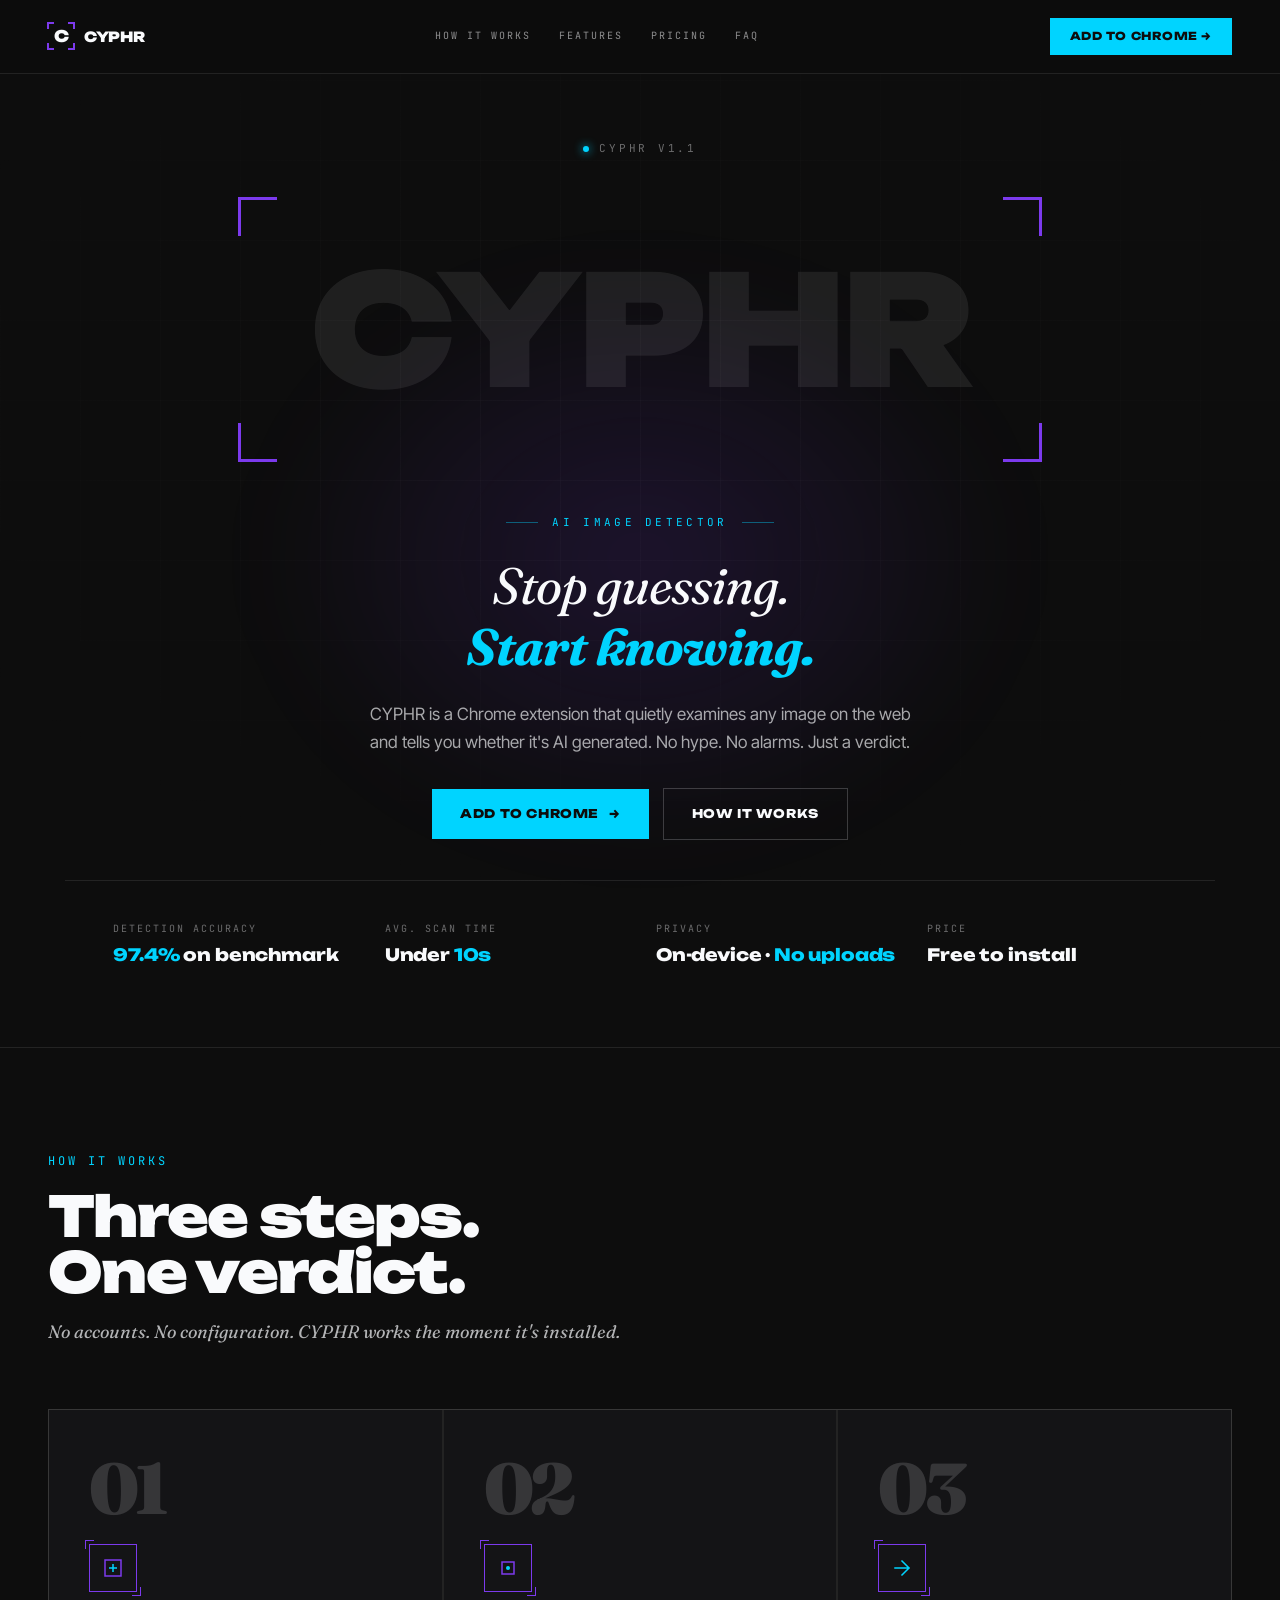
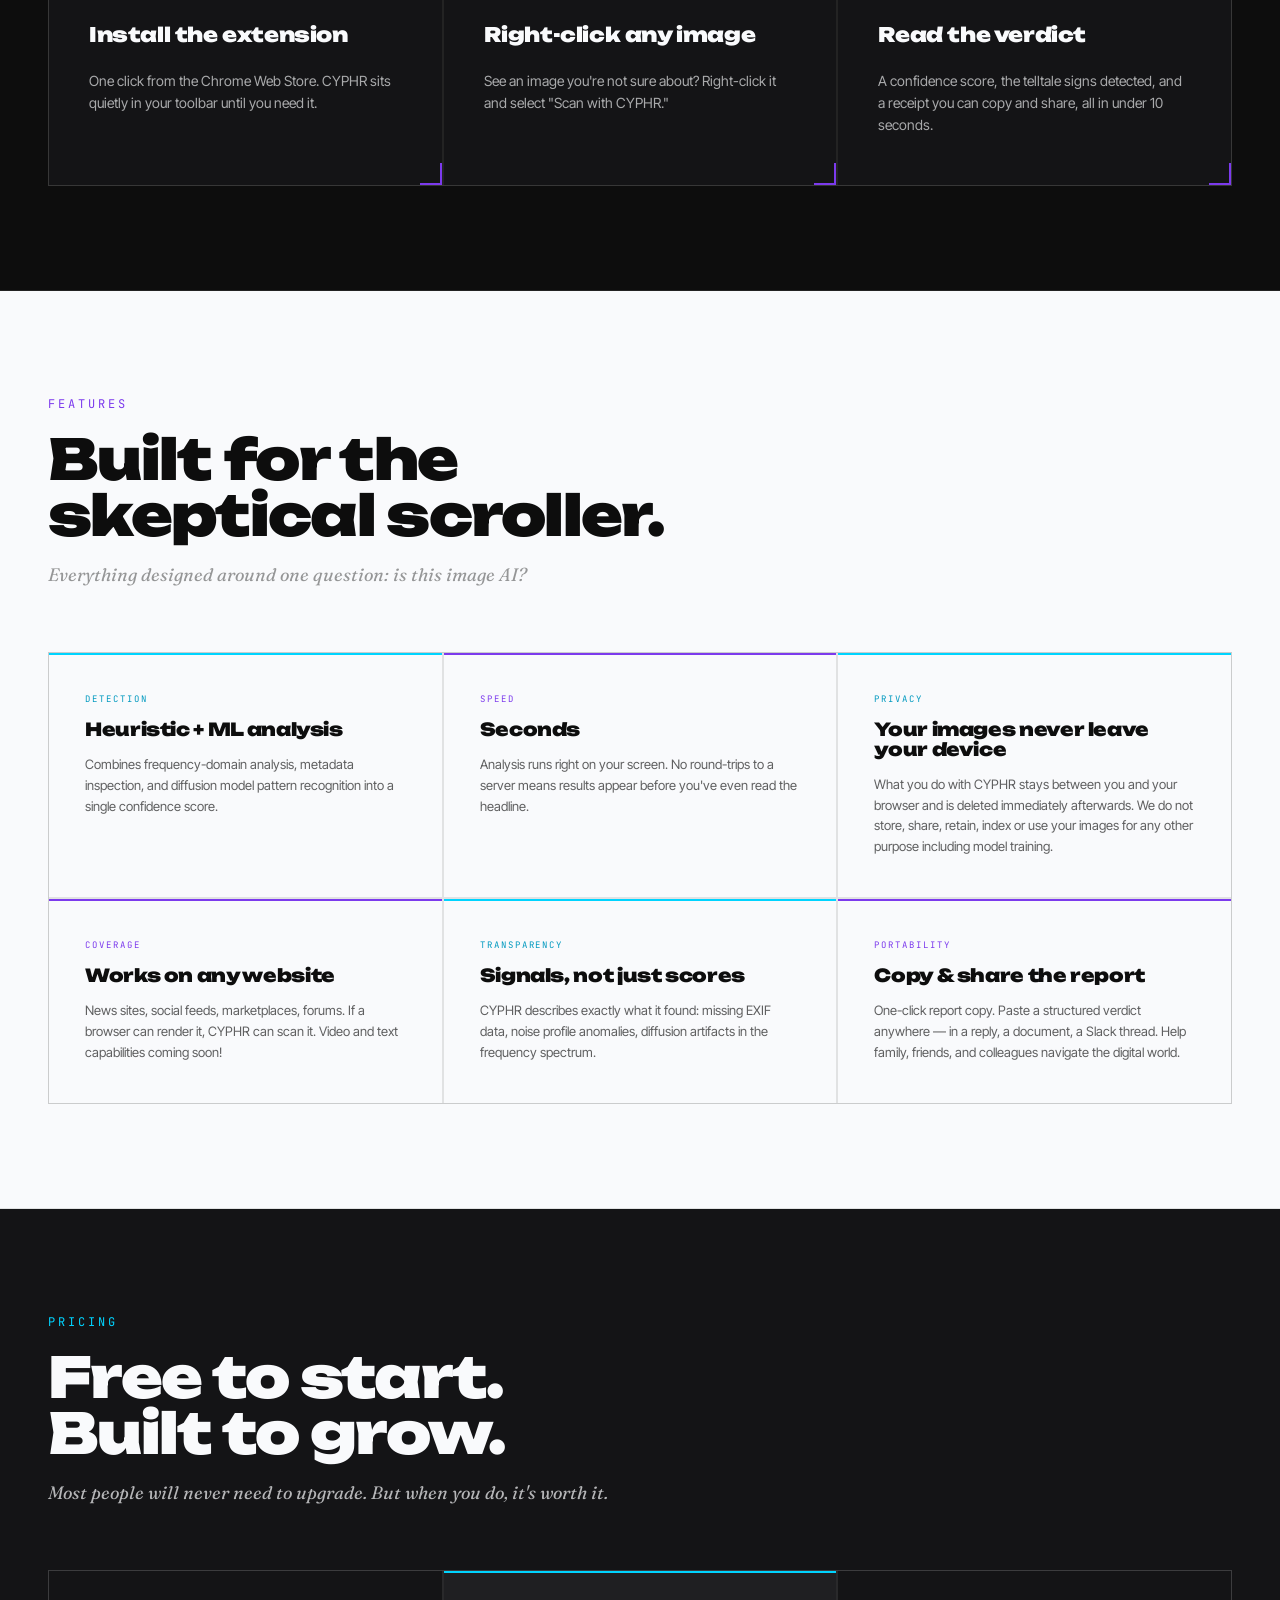
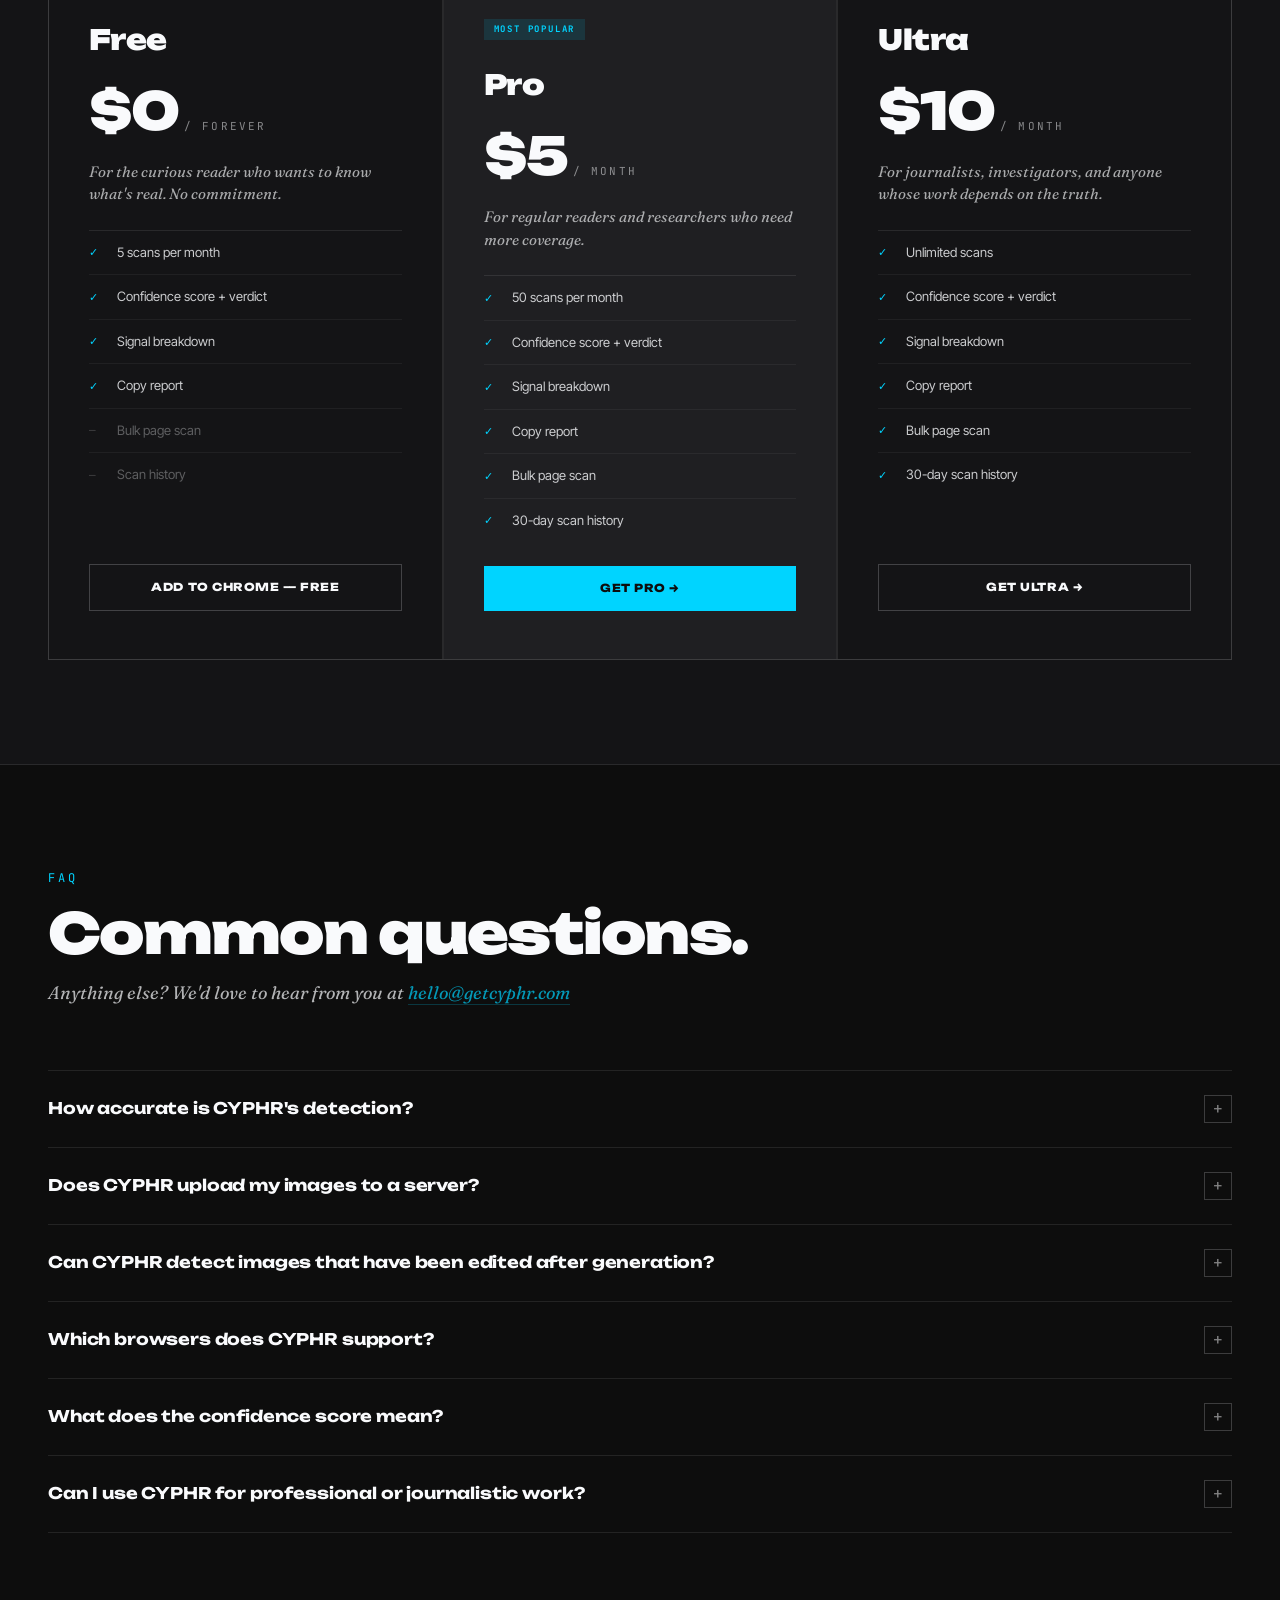
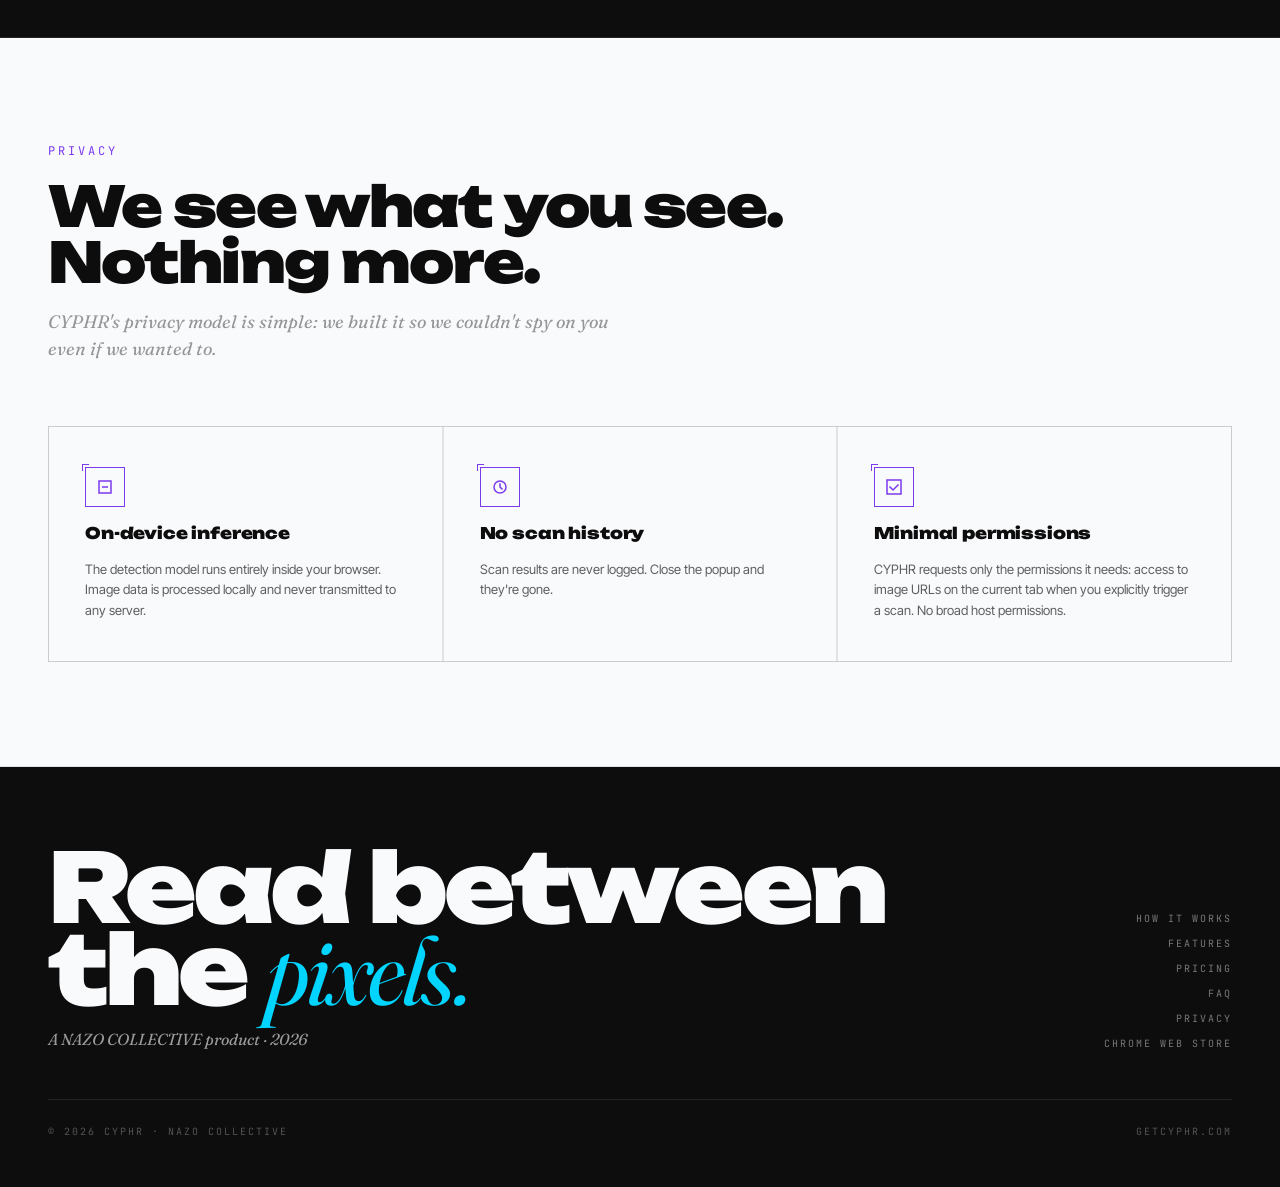
<file: CYPHR-website/index.html>
<!DOCTYPE html>
<html lang="en">
<head>
<meta charset="UTF-8"/>
<meta name="viewport" content="width=device-width, initial-scale=1.0"/>
<meta name="description" content="CYPHR detects AI-generated images on Facebook, X/Twitter, and the web — instantly. Know what's real."/>
<title>CYPHR — Detect AI-generated images</title>
<link rel="icon" type="image/svg+xml" href="favicon.svg">
<link rel="preconnect" href="https://fonts.googleapis.com">
<link rel="preconnect" href="https://fonts.gstatic.com" crossorigin>
<link href="https://fonts.googleapis.com/css2?family=Unbounded:wght@400;700;800;900&family=Fraunces:ital,opsz,wght@1,9..144,400;1,9..144,700;0,9..144,700&family=Inter+Tight:wght@400;500;600&family=JetBrains+Mono:wght@400;500;700&display=swap" rel="stylesheet">
<style>
:root {
  --ink:        #0D0D0D;
  --ink-2:      #141416;
  --ink-3:      #1F1F22;
  --ink-4:      #2A2A2D;
  --paper:      #F9FAFC;
  --paper-2:    #EDEEF1;
  --cyan:       #00D4FF;
  --cyan-dim:   rgba(0,212,255,0.12);
  --violet:     #7C3AED;
  --violet-dim: rgba(124,58,237,0.14);
  --rule:       rgba(249,250,252,0.09);
  --rule-light: rgba(13,13,13,0.1);
}
*{box-sizing:border-box;margin:0;padding:0;}
html{scroll-behavior:smooth;}
body{font-family:'Inter Tight',sans-serif;background:var(--ink);color:var(--paper);line-height:1.5;overflow-x:hidden;}

/* ===== SHELL ===== */
.shell{max-width:1280px;margin:0 auto;padding:0 48px;}
@media(max-width:860px){.shell{padding:0 24px;}}

/* ===== NAV ===== */
.nav{position:fixed;top:0;left:0;right:0;z-index:100;padding:18px 48px;display:flex;justify-content:space-between;align-items:center;background:rgba(13,13,13,0.85);backdrop-filter:blur(20px);border-bottom:1px solid var(--rule);}
.nav-brand{display:flex;align-items:center;gap:10px;text-decoration:none;transition:transform 0.2s ease, filter 0.2s ease;}
.nav-brand:hover{transform:translateY(-1px);filter:drop-shadow(0 0 8px rgba(0,212,255,0.4));}
.nav-brand:focus-visible{outline:2px solid var(--cyan);outline-offset:4px;}
.lm-nav{width:26px;height:26px;position:relative;display:flex;align-items:center;justify-content:center;flex-shrink:0;}
.lm-nav .c{font-family:'Unbounded',sans-serif;font-weight:900;font-size:16px;color:var(--paper);line-height:1;position:relative;z-index:1;}
.lm-nav svg{position:absolute;inset:0;width:100%;height:100%;overflow:visible;}
.nav-wm{font-family:'Unbounded',sans-serif;font-weight:900;font-size:14px;letter-spacing:-0.02em;color:var(--paper);}
.nav-links{display:flex;gap:28px;font-family:'JetBrains Mono',monospace;font-size:10px;text-transform:uppercase;letter-spacing:0.2em;}
.nav-links a{color:rgba(249,250,252,0.55);text-decoration:none;transition:color 0.2s ease, transform 0.2s ease, text-shadow 0.2s ease;display:inline-block;position:relative;padding-bottom:2px;}
.nav-links a::after{content:'';position:absolute;left:0;right:0;bottom:-2px;height:1px;background:var(--cyan);transform:scaleX(0);transform-origin:left center;transition:transform 0.25s ease;}
.nav-links a:hover{color:var(--paper);text-shadow:0 0 10px rgba(0,212,255,0.5);transform:translateY(-1px);}
.nav-links a:hover::after{transform:scaleX(1);}
.nav-links a:focus-visible{outline:2px solid var(--cyan);outline-offset:4px;color:var(--paper);}
.nav-cta{font-family:'Unbounded',sans-serif;font-weight:800;font-size:11px;letter-spacing:0.05em;text-transform:uppercase;background:var(--cyan);color:var(--ink);padding:10px 20px;text-decoration:none;transition:background 0.18s ease, transform 0.18s ease, box-shadow 0.18s ease;display:inline-block;}
.nav-cta:hover{background:#33DCFF;transform:translateY(-2px);box-shadow:0 8px 22px rgba(0,212,255,0.4);}
.nav-cta:active{transform:translateY(0);box-shadow:0 2px 8px rgba(0,212,255,0.4);}
.nav-cta:focus-visible{outline:2px solid var(--paper);outline-offset:3px;}
.nav-hamburger{display:none;flex-direction:column;justify-content:center;gap:5px;width:36px;height:36px;cursor:pointer;padding:4px;border:none;background:transparent;transition:transform 0.2s ease, filter 0.2s ease;}
.nav-hamburger:hover{transform:scale(1.1);filter:drop-shadow(0 0 8px rgba(0,212,255,0.5));}
.nav-hamburger:focus-visible{outline:2px solid var(--cyan);outline-offset:2px;}
.nav-hamburger span{display:block;height:1.5px;background:var(--paper);transition:all 0.25s ease;transform-origin:center;}
.nav-hamburger.open span:nth-child(1){transform:translateY(6.5px) rotate(45deg);}
.nav-hamburger.open span:nth-child(2){opacity:0;transform:scaleX(0);}
.nav-hamburger.open span:nth-child(3){transform:translateY(-6.5px) rotate(-45deg);}
.nav-drawer{position:fixed;top:0;right:0;bottom:0;width:min(320px,85vw);background:var(--ink-2);border-left:1px solid var(--rule);z-index:99;transform:translateX(100%);transition:transform 0.3s cubic-bezier(0.4,0,0.2,1);display:flex;flex-direction:column;padding:88px 32px 48px;}
.nav-drawer.open{transform:translateX(0);}
.nav-drawer-links{display:flex;flex-direction:column;gap:0;border-top:1px solid var(--rule);}
.nav-drawer-links a{font-family:'JetBrains Mono',monospace;font-size:11px;text-transform:uppercase;letter-spacing:0.22em;color:rgba(249,250,252,0.6);text-decoration:none;padding:18px 12px 18px 0;border-bottom:1px solid var(--rule);transition:color 0.2s ease, padding-left 0.2s ease, background 0.2s ease;display:flex;justify-content:space-between;align-items:center;}
.nav-drawer-links a::after{content:'→';opacity:0;transform:translateX(-4px);transition:opacity 0.2s ease, transform 0.2s ease;}
.nav-drawer-links a:hover{color:var(--cyan);padding-left:8px;background:rgba(0,212,255,0.06);}
.nav-drawer-links a:hover::after{opacity:1;transform:translateX(0);}
.nav-drawer-links a:focus-visible{outline:2px solid var(--cyan);outline-offset:-2px;color:var(--cyan);}
.nav-drawer .drawer-cta{margin-top:32px;font-family:'Unbounded',sans-serif;font-weight:800;font-size:12px;letter-spacing:0.05em;text-transform:uppercase;background:var(--cyan);color:var(--ink);padding:16px 24px;text-align:center;text-decoration:none;display:block;transition:background 0.18s ease, transform 0.18s ease, box-shadow 0.18s ease;}
.nav-drawer .drawer-cta:hover{background:#33DCFF;transform:translateY(-2px);box-shadow:0 10px 24px rgba(0,212,255,0.35);}
.nav-drawer .drawer-cta:active{transform:translateY(0);box-shadow:0 2px 8px rgba(0,212,255,0.4);}
.nav-drawer .drawer-cta:focus-visible{outline:2px solid var(--paper);outline-offset:3px;}
.nav-drawer-foot{margin-top:auto;font-family:'JetBrains Mono',monospace;font-size:10px;text-transform:uppercase;letter-spacing:0.2em;color:rgba(249,250,252,0.25);}
.nav-overlay{position:fixed;inset:0;background:rgba(0,0,0,0.6);z-index:98;opacity:0;pointer-events:none;transition:opacity 0.3s ease;backdrop-filter:blur(4px);}
.nav-overlay.open{opacity:1;pointer-events:all;}
@media(max-width:860px){.nav{padding:14px 24px;}.nav-links{display:none;}.nav-hamburger{display:flex;}}

/* ===== HERO ===== */
.hero{min-height:100vh;padding:140px 48px 80px;position:relative;display:flex;flex-direction:column;justify-content:space-between;overflow:hidden;}
.hero::before{content:'';position:absolute;inset:0;background-image:linear-gradient(to right,rgba(249,250,252,0.025) 1px,transparent 1px),linear-gradient(to bottom,rgba(249,250,252,0.025) 1px,transparent 1px);background-size:80px 80px;mask-image:radial-gradient(ellipse 80% 60% at 50% 40%,black 20%,transparent 80%);pointer-events:none;}
.hero::after{content:'';position:absolute;top:20%;left:50%;transform:translateX(-50%);width:900px;height:700px;background:radial-gradient(ellipse,rgba(124,58,237,0.15) 0%,transparent 60%);pointer-events:none;filter:blur(40px);}
.hero-meta{font-family:'JetBrains Mono',monospace;font-size:11px;text-transform:uppercase;letter-spacing:0.25em;color:rgba(249,250,252,0.4);display:flex;justify-content:space-between;align-items:center;position:relative;z-index:2;}
.hero-meta .pulse{display:inline-block;width:6px;height:6px;background:var(--cyan);border-radius:50%;margin-right:10px;box-shadow:0 0 10px var(--cyan);animation:pulse 2s ease-in-out infinite;}
@keyframes pulse{0%,100%{opacity:1;}50%{opacity:0.35;}}
.hero-stage{flex:1;display:flex;flex-direction:column;align-items:center;justify-content:center;gap:52px;position:relative;z-index:2;padding:40px 0;}
.logo-hero{position:relative;display:inline-block;padding:56px 72px;}
.logo-hero::before,.logo-hero::after,.logo-hero .vi::before,.logo-hero .vi::after{content:'';position:absolute;width:36px;height:36px;border:3px solid var(--violet);animation:bracketGlow 4.2s ease-in-out infinite;}
.logo-hero::before{top:0;left:0;border-right:none;border-bottom:none;}
.logo-hero::after{bottom:0;right:0;border-left:none;border-top:none;animation-delay:0.1s;}
.logo-hero .vi{position:absolute;inset:0;pointer-events:none;}
.logo-hero .vi::before{top:0;right:0;border-left:none;border-bottom:none;animation-delay:0.05s;}
.logo-hero .vi::after{bottom:0;left:0;border-right:none;border-top:none;animation-delay:0.15s;}
@keyframes bracketGlow{0%,30%,100%{box-shadow:none;border-color:var(--violet);}45%{box-shadow:0 0 24px 4px rgba(124,58,237,0.45),0 0 48px 8px rgba(124,58,237,0.2);border-color:#9d5bff;}60%{box-shadow:none;border-color:var(--violet);}}
.logo-hero .mark{font-family:'Unbounded',sans-serif;font-weight:900;font-size:clamp(72px,12vw,168px);letter-spacing:-0.04em;line-height:1;color:rgba(249,250,252,0.08);position:relative;display:inline-block;}
.logo-hero .mark::before{content:'CYPHR';position:absolute;inset:0;color:var(--cyan);clip-path:inset(0 100% 0 0);animation:reveal 4.2s ease-in-out infinite;animation-delay:0.6s;text-shadow:0 0 24px rgba(0,212,255,0.3);}
.logo-hero .mark::after{content:'';position:absolute;top:0;bottom:0;left:0;width:3px;background:var(--cyan);box-shadow:0 0 20px var(--cyan),0 0 40px rgba(0,212,255,0.5);animation:sweep 4.2s ease-in-out infinite;animation-delay:0.6s;opacity:0;}
@keyframes reveal{0%{clip-path:inset(0 100% 0 0);}28%{clip-path:inset(0 0 0 0);}72%{clip-path:inset(0 0 0 0);}100%{clip-path:inset(0 0 0 100%);}}
@keyframes sweep{0%{transform:translateX(0);opacity:0;}2%{opacity:1;}28%{transform:translateX(700px);opacity:1;}30%{opacity:0;}70%{transform:translateX(700px);opacity:0;}72%{opacity:1;}100%{transform:translateX(0);opacity:1;}}
.hero-copy{text-align:center;max-width:720px;display:flex;flex-direction:column;gap:24px;}
.hero-eyebrow{font-family:'JetBrains Mono',monospace;font-size:11px;text-transform:uppercase;letter-spacing:0.3em;color:var(--cyan);display:flex;align-items:center;justify-content:center;gap:14px;}
.hero-eyebrow .line{display:inline-block;width:32px;height:1px;background:var(--cyan);opacity:0.4;}
.hero-title{font-family:'Fraunces',serif;font-style:italic;font-weight:400;font-size:clamp(28px,4vw,52px);line-height:1.2;letter-spacing:-0.02em;color:var(--paper);}
.hero-title em{font-weight:700;color:var(--cyan);}
.hero-sub{font-size:17px;line-height:1.6;color:rgba(249,250,252,0.65);max-width:560px;margin:0 auto;}
.hero-actions{display:flex;gap:14px;align-items:center;justify-content:center;flex-wrap:wrap;margin-top:8px;}
.btn{font-family:'Unbounded',sans-serif;font-weight:800;font-size:12px;letter-spacing:0.05em;text-transform:uppercase;text-decoration:none;padding:16px 28px;display:inline-flex;align-items:center;gap:10px;cursor:pointer;border:none;transition:background 0.2s ease, color 0.2s ease, border-color 0.2s ease, transform 0.2s ease, box-shadow 0.2s ease;}
.btn span{transition:transform 0.25s ease;}
.btn:hover span{transform:translateX(4px);}
.btn-primary{background:var(--cyan);color:var(--ink);}
.btn-primary:hover{background:#33DCFF;transform:translateY(-2px);box-shadow:0 12px 28px rgba(0,212,255,0.4),0 0 0 1px rgba(0,212,255,0.15);}
.btn-primary:active{transform:translateY(0);box-shadow:0 4px 10px rgba(0,212,255,0.4);}
.btn-ghost{background:transparent;color:var(--paper);border:1.5px solid rgba(249,250,252,0.2);}
.btn-ghost:hover{border-color:var(--violet);background:rgba(124,58,237,0.12);transform:translateY(-2px);box-shadow:0 12px 28px rgba(124,58,237,0.3);}
.btn-ghost:active{transform:translateY(0);box-shadow:0 4px 10px rgba(124,58,237,0.35);}
.btn:focus-visible{outline:2px solid var(--cyan);outline-offset:3px;}
.hero-stats{display:grid;grid-template-columns:repeat(4,1fr);gap:32px;padding-top:40px;border-top:1px solid var(--rule);position:relative;z-index:2;}
.stat .k{font-family:'JetBrains Mono',monospace;font-size:10px;text-transform:uppercase;letter-spacing:0.2em;color:rgba(249,250,252,0.4);margin-bottom:6px;}
.stat .v{font-family:'Unbounded',sans-serif;font-weight:800;font-size:17px;letter-spacing:-0.01em;}
.stat .v .ac{color:var(--cyan);}
@media(max-width:860px){.hero{padding:100px 24px 60px;}.logo-hero{padding:32px 36px;}.logo-hero::before,.logo-hero::after,.logo-hero .vi::before,.logo-hero .vi::after{width:22px;height:22px;border-width:2px;}.hero-stats{grid-template-columns:repeat(2,1fr);}}

/* ===== SECTION BASE ===== */
section{padding:104px 0;border-bottom:1px solid var(--rule);}
section.light{background:var(--paper);color:var(--ink);border-color:var(--rule-light);}
.sec-label{font-family:'JetBrains Mono',monospace;font-size:12px;text-transform:uppercase;letter-spacing:0.25em;color:var(--cyan);margin-bottom:18px;}
section.light .sec-label{color:var(--violet);}
.sec-title{font-family:'Unbounded',sans-serif;font-weight:900;font-size:clamp(32px,5vw,56px);letter-spacing:-0.03em;line-height:1;margin-bottom:18px;}
.sec-sub{font-family:'Fraunces',serif;font-style:italic;font-size:18px;line-height:1.5;opacity:0.7;max-width:600px;}

/* ===== HOW IT WORKS ===== */
.steps{display:grid;grid-template-columns:repeat(3,1fr);gap:2px;background:var(--rule);border:1px solid var(--rule);margin-top:64px;}
.step-card{background:var(--ink-2);padding:48px 40px;position:relative;display:flex;flex-direction:column;gap:24px;}
.step-card::after{content:'';position:absolute;bottom:0;right:0;width:20px;height:20px;border-right:2px solid var(--violet);border-bottom:2px solid var(--violet);}
.step-num{font-family:'Fraunces',serif;font-weight:900;font-size:72px;line-height:0.85;letter-spacing:-0.05em;color:rgba(249,250,252,0.15);}
.step-icon{width:48px;height:48px;border:1.5px solid var(--violet);display:flex;align-items:center;justify-content:center;position:relative;margin-bottom:8px;}
.step-icon::before{content:'';position:absolute;top:-5px;left:-5px;width:8px;height:8px;border-top:1.5px solid var(--violet);border-left:1.5px solid var(--violet);}
.step-icon::after{content:'';position:absolute;bottom:-5px;right:-5px;width:8px;height:8px;border-bottom:1.5px solid var(--violet);border-right:1.5px solid var(--violet);}
.step-h{font-family:'Unbounded',sans-serif;font-weight:900;font-size:20px;letter-spacing:-0.02em;line-height:1.1;}
.step-p{font-size:14px;line-height:1.6;color:rgba(249,250,252,0.65);}
@media(max-width:860px){.steps{grid-template-columns:1fr;}}

/* ===== FEATURES ===== */
.features-grid{display:grid;grid-template-columns:repeat(3,1fr);gap:2px;background:var(--rule-light);border:1px solid var(--rule-light);margin-top:64px;}
.feat{background:var(--paper);padding:40px 36px;position:relative;display:flex;flex-direction:column;gap:14px;}
.feat::before{content:'';position:absolute;top:0;left:0;right:0;height:2px;}
.feat.cyan-top::before{background:var(--cyan);}
.feat.violet-top::before{background:var(--violet);}
.feat-label{font-family:'JetBrains Mono',monospace;font-size:9px;text-transform:uppercase;letter-spacing:0.22em;color:var(--violet);}
.feat.cyan-top .feat-label{color:#0099BF;}
.feat-h{font-family:'Unbounded',sans-serif;font-weight:900;font-size:18px;letter-spacing:-0.02em;line-height:1.1;color:var(--ink);}
.feat-p{font-size:13px;line-height:1.6;color:rgba(13,13,13,0.65);}
@media(max-width:860px){.features-grid{grid-template-columns:1fr 1fr;}}
@media(max-width:580px){.features-grid{grid-template-columns:1fr;}}

/* ===== DETECTOR (TRY IT) ===== */
#try{background:var(--ink-2);}
.detector-wrap{display:grid;grid-template-columns:1fr 400px;gap:80px;align-items:start;margin-top:64px;}
.detector-desc h3{font-family:'Fraunces',serif;font-style:italic;font-weight:400;font-size:clamp(28px,4vw,48px);line-height:1.2;margin-bottom:20px;}
.detector-desc h3 em{font-weight:700;color:var(--cyan);font-style:italic;}
.detector-desc p{font-size:15px;line-height:1.65;color:rgba(249,250,252,0.65);max-width:440px;margin-bottom:32px;}
.detector-meta{display:flex;flex-direction:column;gap:0;border-top:1px solid var(--rule);}
.d-row{display:flex;justify-content:space-between;padding:12px 0;border-bottom:1px solid var(--rule);font-family:'JetBrains Mono',monospace;font-size:11px;}
.d-row .k{text-transform:uppercase;letter-spacing:0.15em;color:rgba(249,250,252,0.45);}
.d-row .v{color:var(--cyan);}
@media(max-width:900px){.detector-wrap{grid-template-columns:1fr;gap:48px;}}

/* ===== POPUP WIDGET ===== */
.popup{width:100%;max-width:400px;background:var(--ink);border:1px solid var(--rule);box-shadow:0 0 0 1px rgba(124,58,237,0.15),0 24px 64px rgba(0,0,0,0.6);overflow:hidden;}
.popup-header{display:flex;align-items:center;justify-content:space-between;padding:14px 18px;border-bottom:1px solid var(--rule);}
.popup-brand{display:flex;align-items:center;gap:9px;}
.p-lm{width:28px;height:28px;position:relative;display:flex;align-items:center;justify-content:center;flex-shrink:0;}
.p-lm .c{font-family:'Unbounded',sans-serif;font-weight:900;font-size:18px;color:var(--paper);line-height:1;position:relative;z-index:1;}
.p-lm svg{position:absolute;inset:0;width:100%;height:100%;overflow:visible;}
.p-wm{font-family:'Unbounded',sans-serif;font-weight:900;font-size:13px;letter-spacing:-0.02em;}
.p-meta{font-family:'JetBrains Mono',monospace;font-size:10px;text-transform:uppercase;letter-spacing:0.18em;color:rgba(249,250,252,0.4);}
.popup-image{height:110px;background:var(--ink-3);border-bottom:1px solid var(--rule);position:relative;display:flex;align-items:center;justify-content:center;overflow:hidden;cursor:pointer;}
.popup-image .bg-hatch{position:absolute;inset:0;background-image:linear-gradient(45deg,var(--ink-4) 25%,transparent 25%),linear-gradient(-45deg,var(--ink-4) 25%,transparent 25%),linear-gradient(45deg,transparent 75%,var(--ink-4) 75%),linear-gradient(-45deg,transparent 75%,var(--ink-4) 75%);background-size:10px 10px;background-position:0 0,0 5px,5px -5px,-5px 0;opacity:0.4;}
.popup-image img.preview{position:absolute;inset:0;width:100%;height:100%;object-fit:cover;}
.popup-image .vf-corners{position:absolute;inset:8px;pointer-events:none;}
.popup-image .vf-corners svg{width:100%;height:100%;overflow:visible;}
.scan-bar{position:absolute;top:0;bottom:0;width:2px;background:var(--cyan);box-shadow:0 0 12px var(--cyan),0 0 24px rgba(0,212,255,0.4);animation:imgScan 1.6s ease-in-out infinite;display:none;}
@keyframes imgScan{0%{left:0;opacity:0;}5%{opacity:1;}95%{opacity:1;}100%{left:100%;opacity:0;}}
.drop-hint{font-family:'JetBrains Mono',monospace;font-size:10px;text-transform:uppercase;letter-spacing:0.2em;color:rgba(249,250,252,0.4);text-align:center;position:relative;z-index:1;display:flex;flex-direction:column;align-items:center;gap:8px;transition:opacity 0.2s;}
.drop-hint svg{opacity:0.5;}
.popup-content{padding:18px;}
.popup-footer-bar{padding:12px 18px;border-top:1px solid var(--rule);display:flex;gap:8px;}
.pbtn{font-family:'Unbounded',sans-serif;font-weight:800;font-size:10px;letter-spacing:0.06em;text-transform:uppercase;border:none;cursor:pointer;height:34px;padding:0 14px;display:inline-flex;align-items:center;justify-content:center;gap:6px;transition:all 0.15s;flex-shrink:0;}
.pbtn-primary{background:var(--cyan);color:var(--ink);flex:1;}
.pbtn-primary:hover{background:#33DCFF;}
.pbtn-primary:disabled{background:var(--ink-4);color:rgba(249,250,252,0.3);cursor:not-allowed;}
.pbtn-ghost{background:transparent;color:rgba(249,250,252,0.55);border:1px solid rgba(249,250,252,0.15);}
.pbtn-ghost:hover{border-color:var(--violet);color:var(--paper);}

/* Popup states */
.idle-prompt{display:flex;flex-direction:column;align-items:center;gap:10px;padding:8px 0;text-align:center;}
.idle-h{font-family:'Unbounded',sans-serif;font-weight:900;font-size:13px;letter-spacing:-0.01em;}
.idle-p{font-family:'Fraunces',serif;font-style:italic;font-size:12px;color:rgba(249,250,252,0.6);line-height:1.4;max-width:220px;}
.scanning-ui{display:flex;flex-direction:column;gap:12px;}
.scan-label-row{display:flex;justify-content:space-between;align-items:center;}
.scan-txt{font-family:'JetBrains Mono',monospace;font-size:11px;text-transform:uppercase;letter-spacing:0.2em;color:var(--cyan);}
.scan-dots span{display:inline-block;width:4px;height:4px;background:var(--cyan);border-radius:50%;margin-left:3px;animation:dotBlink 1.2s ease-in-out infinite;}
.scan-dots span:nth-child(2){animation-delay:0.2s;}
.scan-dots span:nth-child(3){animation-delay:0.4s;}
@keyframes dotBlink{0%,100%{opacity:0.2;}50%{opacity:1;}}
.progress-track{height:2px;background:var(--ink-4);overflow:hidden;}
.progress-fill{height:100%;background:var(--cyan);box-shadow:0 0 8px var(--cyan);animation:pRun 1.6s ease-in-out infinite;}
@keyframes pRun{0%{width:0;margin-left:0;}60%{width:80%;margin-left:0;}100%{width:0;margin-left:100%;}}
.scan-steps{display:flex;flex-direction:column;gap:6px;}
.s-step{display:flex;align-items:center;gap:8px;font-family:'JetBrains Mono',monospace;font-size:10px;text-transform:uppercase;letter-spacing:0.12em;color:rgba(249,250,252,0.35);}
.s-step.done{color:rgba(249,250,252,0.65);}
.s-step.active{color:var(--cyan);}
.s-dot{width:5px;height:5px;border-radius:50%;background:currentColor;flex-shrink:0;}
.s-step.active .s-dot{animation:dotBlink 1s ease-in-out infinite;box-shadow:0 0 6px var(--cyan);}

/* Verdict cards */
.verdict-card{border:1px solid var(--rule);padding:14px;display:flex;flex-direction:column;gap:8px;position:relative;overflow:hidden;}
.verdict-card::before{content:'';position:absolute;top:0;left:0;right:0;height:2px;}
.verdict-card::after{content:'';position:absolute;bottom:0;right:0;width:12px;height:12px;border-right:1.5px solid;border-bottom:1.5px solid;}
.vc-authentic::before{background:var(--cyan);}
.vc-authentic::after{border-color:var(--cyan);}
.vc-ai::before{background:var(--violet);}
.vc-ai::after{border-color:var(--violet);}
.vc-error::before{background:#E84855;}
.vc-error::after{border-color:#E84855;}
.vc-top{display:flex;justify-content:space-between;align-items:center;}
.vc-chip{font-family:'JetBrains Mono',monospace;font-size:9px;font-weight:700;text-transform:uppercase;letter-spacing:0.18em;padding:3px 8px;display:inline-flex;align-items:center;gap:5px;}
.vc-chip .cd{width:5px;height:5px;border-radius:50%;}
.chip-authentic{background:var(--cyan-dim);color:var(--cyan);}
.chip-authentic .cd{background:var(--cyan);}
.chip-ai{background:var(--violet-dim);color:#A779F0;}
.chip-ai .cd{background:var(--violet);}
.chip-error{background:rgba(232,72,85,0.12);color:#E84855;}
.vc-pct{font-family:'Unbounded',sans-serif;font-weight:900;font-size:28px;letter-spacing:-0.04em;line-height:1;}
.pct-authentic{color:var(--cyan);}
.pct-ai{color:#A779F0;}
.vc-headline{font-family:'Unbounded',sans-serif;font-weight:900;font-size:14px;letter-spacing:-0.02em;line-height:1.2;}
.score-bar{height:2px;background:var(--ink-4);overflow:hidden;margin-top:2px;}
.score-fill{height:100%;transition:width 0.8s cubic-bezier(0.4,0,0.2,1);}
.sf-authentic{background:var(--cyan);box-shadow:0 0 6px var(--cyan);}
.sf-ai{background:var(--violet);box-shadow:0 0 6px var(--violet);}
.vc-text{font-family:'Fraunces',serif;font-style:italic;font-size:12px;line-height:1.45;color:rgba(249,250,252,0.7);}
.vc-rows{border-top:1px solid var(--rule);margin-top:4px;}
.vc-row{display:flex;justify-content:space-between;padding:6px 0;border-bottom:1px solid rgba(249,250,252,0.05);font-family:'JetBrains Mono',monospace;font-size:10px;}
.vc-row:last-child{border-bottom:none;}
.vc-row .k{text-transform:uppercase;letter-spacing:0.12em;color:rgba(249,250,252,0.4);}
.vc-row .v{color:rgba(249,250,252,0.8);}
.vc-error-msg{font-family:'Fraunces',serif;font-style:italic;font-size:12px;color:rgba(249,250,252,0.65);line-height:1.4;}

/* ===== PRICING ===== */
.pricing-grid{display:grid;grid-template-columns:1fr 1fr 1fr;gap:2px;background:var(--rule);border:1px solid var(--rule);margin-top:64px;}
.plan{background:var(--ink-2);padding:48px 40px;display:flex;flex-direction:column;gap:24px;position:relative;}
.plan.featured{background:var(--ink-3);}
.plan.featured::before{content:'';position:absolute;top:0;left:0;right:0;height:2px;background:var(--cyan);}
.plan-badge{font-family:'JetBrains Mono',monospace;font-size:9px;font-weight:700;text-transform:uppercase;letter-spacing:0.2em;padding:4px 10px;background:var(--cyan-dim);color:var(--cyan);align-self:flex-start;}
.plan-name{font-family:'Unbounded',sans-serif;font-weight:900;font-size:28px;letter-spacing:-0.02em;}
.plan-price{display:flex;align-items:baseline;gap:6px;}
.plan-price .amt{font-family:'Unbounded',sans-serif;font-weight:900;font-size:52px;letter-spacing:-0.04em;line-height:1;}
.plan-price .period{font-family:'JetBrains Mono',monospace;font-size:11px;text-transform:uppercase;letter-spacing:0.2em;opacity:0.5;}
.plan-desc{font-family:'Fraunces',serif;font-style:italic;font-size:15px;color:rgba(249,250,252,0.65);line-height:1.5;}
.plan-feats{display:flex;flex-direction:column;gap:0;border-top:1px solid var(--rule);}
.plan-feat{display:flex;align-items:center;gap:12px;padding:12px 0;border-bottom:1px solid rgba(249,250,252,0.05);font-size:13px;color:rgba(249,250,252,0.8);}
.plan-feat:last-child{border-bottom:none;}
.plan-feat .check{width:16px;height:16px;flex-shrink:0;font-family:'JetBrains Mono',monospace;font-size:11px;color:var(--cyan);}
.plan-feat .check.dim{color:rgba(249,250,252,0.2);}
.plan-cta{margin-top:auto;font-family:'Unbounded',sans-serif;font-weight:800;font-size:11px;letter-spacing:0.05em;text-transform:uppercase;background:var(--cyan);color:var(--ink);padding:14px 24px;text-align:center;text-decoration:none;cursor:pointer;border:none;transition:background 0.2s ease, transform 0.2s ease, box-shadow 0.2s ease;display:block;}
.plan-cta:hover{background:#33DCFF;transform:translateY(-2px);box-shadow:0 12px 28px rgba(0,212,255,0.4);}
.plan-cta:active{transform:translateY(0);box-shadow:0 4px 10px rgba(0,212,255,0.4);}
.plan-cta.ghost{background:transparent;color:var(--paper);border:1.5px solid rgba(249,250,252,0.2);transition:background 0.2s ease, border-color 0.2s ease, transform 0.2s ease, box-shadow 0.2s ease;}
.plan-cta.ghost:hover{border-color:var(--violet);background:rgba(124,58,237,0.12);transform:translateY(-2px);box-shadow:0 12px 28px rgba(124,58,237,0.3);}
.plan-cta.ghost:active{transform:translateY(0);box-shadow:0 4px 10px rgba(124,58,237,0.35);}
.plan-cta:focus-visible{outline:2px solid var(--cyan);outline-offset:3px;}
.plan-cta.ghost:focus-visible{outline-color:var(--violet);}
@media(max-width:900px){.pricing-grid{grid-template-columns:1fr 1fr;}}
@media(max-width:580px){.pricing-grid{grid-template-columns:1fr;}}

/* ===== FAQ ===== */
.faq-list{margin-top:64px;border-top:1px solid var(--rule);}
.faq-item{border-bottom:1px solid var(--rule);}
.faq-q{display:flex;justify-content:space-between;align-items:center;padding:24px 0;cursor:pointer;gap:24px;transition:padding 0.2s ease;}
.faq-q-text{font-family:'Unbounded',sans-serif;font-weight:700;font-size:16px;letter-spacing:-0.01em;line-height:1.3;transition:color 0.2s ease, transform 0.2s ease;}
.faq-q:hover .faq-q-text{color:var(--cyan);transform:translateX(4px);}
.faq-q:hover .faq-toggle{border-color:var(--cyan);color:var(--cyan);box-shadow:0 0 12px rgba(0,212,255,0.35);transform:scale(1.08);}
.faq-q:focus-visible{outline:2px solid var(--cyan);outline-offset:4px;}
.faq-toggle{width:28px;height:28px;border:1.5px solid rgba(249,250,252,0.2);display:flex;align-items:center;justify-content:center;flex-shrink:0;font-family:'JetBrains Mono',monospace;font-size:16px;color:rgba(249,250,252,0.5);transition:border-color 0.2s ease, color 0.2s ease, box-shadow 0.2s ease, transform 0.2s ease;}
.faq-item.open .faq-toggle{border-color:var(--cyan);color:var(--cyan);}
.faq-a{display:none;padding:0 0 24px;font-family:'Fraunces',serif;font-style:italic;font-size:16px;line-height:1.6;color:rgba(249,250,252,0.7);max-width:720px;}
.faq-item.open .faq-a{display:block;}

/* ===== PRIVACY ===== */
.privacy-grid{display:grid;grid-template-columns:repeat(3,1fr);gap:2px;background:var(--rule-light);border:1px solid var(--rule-light);margin-top:64px;}
.privacy-card{background:var(--paper);padding:40px 36px;display:flex;flex-direction:column;gap:14px;}
.privacy-card .p-icon{width:40px;height:40px;border:1.5px solid var(--violet);display:flex;align-items:center;justify-content:center;position:relative;}
.privacy-card .p-icon::before{content:'';position:absolute;top:-4px;left:-4px;width:6px;height:6px;border-top:1.5px solid var(--violet);border-left:1.5px solid var(--violet);}
.privacy-card .p-h{font-family:'Unbounded',sans-serif;font-weight:900;font-size:16px;letter-spacing:-0.01em;color:var(--ink);}
.privacy-card .p-p{font-size:13px;line-height:1.6;color:rgba(13,13,13,0.65);}
@media(max-width:700px){.privacy-grid{grid-template-columns:1fr;}}

/* ===== FOOTER ===== */
footer{padding:80px 0 48px;border-bottom:none;}
.footer-inner{display:grid;grid-template-columns:1fr auto;gap:40px;align-items:end;padding-bottom:48px;border-bottom:1px solid var(--rule);}
.footer-brand .wm{font-family:'Unbounded',sans-serif;font-weight:900;font-size:clamp(40px,8vw,96px);letter-spacing:-0.04em;line-height:0.85;margin-bottom:16px;}
.footer-brand .wm em{font-family:'Fraunces',serif;font-style:italic;font-weight:400;color:var(--cyan);}
.footer-brand .tagline{font-family:'Fraunces',serif;font-style:italic;font-size:16px;color:rgba(249,250,252,0.6);}
.footer-links{display:flex;flex-direction:column;gap:10px;text-align:right;font-family:'JetBrains Mono',monospace;font-size:10px;text-transform:uppercase;letter-spacing:0.2em;}
.footer-links a{color:rgba(249,250,252,0.45);text-decoration:none;transition:color 0.2s ease, transform 0.2s ease, text-shadow 0.2s ease;display:inline-block;}
.footer-links a:hover{color:var(--cyan);transform:translateX(-3px);text-shadow:0 0 10px rgba(0,212,255,0.5);}
.footer-links a:focus-visible{outline:2px solid var(--cyan);outline-offset:3px;}

/* ===== INLINE LINKS (e.g. FAQ contact) + REDUCED MOTION ===== */
.sec-sub a{transition:color 0.2s ease, border-color 0.2s ease, text-shadow 0.2s ease;}
.sec-sub a:hover{color:#33DCFF !important;border-bottom-color:rgba(0,212,255,0.8) !important;text-shadow:0 0 10px rgba(0,212,255,0.4);}
.sec-sub a:focus-visible{outline:2px solid var(--cyan);outline-offset:3px;}
@media (prefers-reduced-motion: reduce){
  *{animation-duration:0.01ms !important;animation-iteration-count:1 !important;transition-duration:0.01ms !important;scroll-behavior:auto !important;}
  .btn:hover,.nav-cta:hover,.plan-cta:hover,.nav-drawer .drawer-cta:hover,.nav-brand:hover,.nav-hamburger:hover,.nav-links a:hover,.footer-links a:hover,.faq-q:hover .faq-q-text{transform:none !important;}
}
.footer-bottom{display:flex;justify-content:space-between;padding-top:24px;font-family:'JetBrains Mono',monospace;font-size:10px;text-transform:uppercase;letter-spacing:0.2em;color:rgba(249,250,252,0.3);flex-wrap:wrap;gap:12px;}
@media(max-width:700px){.footer-inner{grid-template-columns:1fr;}.footer-links{text-align:left;}}
</style>
</head>
<body>

<!-- NAV -->
<nav class="nav">
  <a class="nav-brand" href="#">
    <div class="lm-nav">
      <span class="c">C</span>
      <svg viewBox="0 0 26 26" fill="none"><polyline points="6,0 0,0 0,6" stroke="#7C3AED" stroke-width="2"/><polyline points="20,0 26,0 26,6" stroke="#7C3AED" stroke-width="2"/><polyline points="26,20 26,26 20,26" stroke="#7C3AED" stroke-width="2"/><polyline points="0,20 0,26 6,26" stroke="#7C3AED" stroke-width="2"/></svg>
    </div>
    <span class="nav-wm">CYPHR</span>
  </a>
  <nav class="nav-links">
    <a href="#how">How it works</a>
    <a href="#features">Features</a>
    <a href="#pricing">Pricing</a>
    <a href="#faq">FAQ</a>
  </nav>
  <a href="#" class="nav-cta">Add to Chrome →</a>
  <button class="nav-hamburger" id="nav-hamburger" aria-label="Open menu" onclick="toggleDrawer()">
    <span></span><span></span><span></span>
  </button>
</nav>

<!-- MOBILE DRAWER -->
<div class="nav-overlay" id="nav-overlay" onclick="toggleDrawer()"></div>
<div class="nav-drawer" id="nav-drawer">
  <div class="nav-drawer-links">
    <a href="#how" onclick="toggleDrawer()">How it works</a>
    <a href="#features" onclick="toggleDrawer()">Features</a>
    <a href="#pricing" onclick="toggleDrawer()">Pricing</a>
    <a href="#faq" onclick="toggleDrawer()">FAQ</a>
    <a href="#privacy" onclick="toggleDrawer()">Privacy</a>
  </div>
  <a href="#" class="drawer-cta">Add to Chrome — Free →</a>
  <div class="nav-drawer-foot">getcyphr.com · v1.1</div>
</div>

<!-- HERO -->
<section class="hero" id="home">
  <div class="hero-meta shell">
    <span><span class="pulse"></span>CYPHR v1.1</span>
    <span></span>
  </div>
  <div class="hero-stage">
    <div class="logo-hero"><div class="vi"></div><div class="mark">CYPHR</div></div>
    <div class="hero-copy">
      <div class="hero-eyebrow"><span class="line"></span>AI Image Detector<span class="line"></span></div>
      <h1 class="hero-title">Stop guessing.<br/><em>Start knowing.</em></h1>
      <p class="hero-sub">CYPHR is a Chrome extension that quietly examines any image on the web and tells you whether it's AI generated. No hype. No alarms. Just a verdict.</p>
      <div class="hero-actions">
        <a href="#" class="btn btn-primary">Add to Chrome <span>→</span></a>
        <a href="#how" class="btn btn-ghost">How it works</a>
      </div>
    </div>
  </div>
  <div class="hero-stats shell">
    <div class="stat"><div class="k">Detection accuracy</div><div class="v"><span class="ac">97.4%</span> on benchmark</div></div>
    <div class="stat"><div class="k">Avg. scan time</div><div class="v">Under <span class="ac">10s</span></div></div>
    <div class="stat"><div class="k">Privacy</div><div class="v">On-device · <span class="ac">No uploads</span></div></div>
    <div class="stat"><div class="k">Price</div><div class="v">Free to install</div></div>
  </div>
</section>

<!-- HOW IT WORKS -->
<section id="how">
  <div class="shell">
    <div class="sec-label">How it works</div>
    <h2 class="sec-title">Three steps.<br/>One verdict.</h2>
    <p class="sec-sub">No accounts. No configuration. CYPHR works the moment it's installed.</p>
    <div class="steps">
      <div class="step-card">
        <div class="step-num">01</div>
        <div class="step-icon"><svg width="20" height="20" viewBox="0 0 20 20" fill="none"><rect x="2" y="2" width="16" height="16" rx="0" stroke="#7C3AED" stroke-width="1.5"/><path d="M6 10h8M10 6v8" stroke="#00D4FF" stroke-width="1.5"/></svg></div>
        <div class="step-h">Install the extension</div>
        <p class="step-p">One click from the Chrome Web Store. CYPHR sits quietly in your toolbar until you need it.</p>
      </div>
      <div class="step-card">
        <div class="step-num">02</div>
        <div class="step-icon"><svg width="20" height="20" viewBox="0 0 20 20" fill="none"><path d="M4 4h12v12H4z" stroke="#7C3AED" stroke-width="1.5"/><circle cx="10" cy="10" r="2" fill="#00D4FF"/></svg></div>
        <div class="step-h">Right-click any image</div>
        <p class="step-p">See an image you're not sure about? Right-click it and select "Scan with CYPHR."</p>
      </div>
      <div class="step-card">
        <div class="step-num">03</div>
        <div class="step-icon"><svg width="20" height="20" viewBox="0 0 20 20" fill="none"><path d="M3 10h14M10 3l7 7-7 7" stroke="#00D4FF" stroke-width="1.5" stroke-linecap="square"/></svg></div>
        <div class="step-h">Read the verdict</div>
        <p class="step-p">A confidence score, the telltale signs detected, and a receipt you can copy and share, all in under 10 seconds.</p>
      </div>
    </div>
  </div>
</section>

<!-- FEATURES -->
<section class="light" id="features">
  <div class="shell">
    <div class="sec-label">Features</div>
    <h2 class="sec-title">Built for the<br/>skeptical scroller.</h2>
    <p class="sec-sub" style="color:rgba(13,13,13,0.6);">Everything designed around one question: is this image AI?</p>
    <div class="features-grid">
      <div class="feat cyan-top">
        <div class="feat-label">Detection</div>
        <div class="feat-h">Heuristic + ML analysis</div>
        <p class="feat-p">Combines frequency-domain analysis, metadata inspection, and diffusion model pattern recognition into a single confidence score.</p>
      </div>
      <div class="feat violet-top">
        <div class="feat-label">Speed</div>
        <div class="feat-h">Seconds</div>
        <p class="feat-p">Analysis runs right on your screen. No round-trips to a server means results appear before you've even read the headline.</p>
      </div>
      <div class="feat cyan-top">
        <div class="feat-label">Privacy</div>
        <div class="feat-h">Your images never leave your device</div>
        <p class="feat-p">What you do with CYPHR stays between you and your browser and is deleted immediately afterwards. We do not store, share, retain, index or use your images for any other purpose including model training.</p>
      </div>
      <div class="feat violet-top">
        <div class="feat-label">Coverage</div>
        <div class="feat-h">Works on any website</div>
        <p class="feat-p">News sites, social feeds, marketplaces, forums. If a browser can render it, CYPHR can scan it. Video and text capabilities coming soon!</p>
      </div>
      <div class="feat cyan-top">
        <div class="feat-label">Transparency</div>
        <div class="feat-h">Signals, not just scores</div>
        <p class="feat-p">CYPHR describes exactly what it found: missing EXIF data, noise profile anomalies, diffusion artifacts in the frequency spectrum.</p>
      </div>
      <div class="feat violet-top">
        <div class="feat-label">Portability</div>
        <div class="feat-h">Copy &amp; share the report</div>
        <p class="feat-p">One-click report copy. Paste a structured verdict anywhere — in a reply, a document, a Slack thread. Help family, friends, and colleagues navigate the digital world.</p>
      </div>
    </div>
  </div>
</section>

<!-- LIVE DETECTOR REMOVED — examples + testimonials section will go here. -->

<!-- PRICING -->
<section id="pricing" style="background:var(--ink-2);">
  <div class="shell">
    <div class="sec-label">Pricing</div>
    <h2 class="sec-title">Free to start.<br/>Built to grow.</h2>
    <p class="sec-sub">Most people will never need to upgrade. But when you do, it's worth it.</p>
    <div class="pricing-grid">
      <div class="plan">
        <div class="plan-name">Free</div>
        <div class="plan-price"><span class="amt">$0</span><span class="period">/ forever</span></div>
        <p class="plan-desc">For the curious reader who wants to know what's real. No commitment.</p>
        <div class="plan-feats">
          <div class="plan-feat"><span class="check">✓</span> 5 scans per month</div>
          <div class="plan-feat"><span class="check">✓</span> Confidence score + verdict</div>
          <div class="plan-feat"><span class="check">✓</span> Signal breakdown</div>
          <div class="plan-feat"><span class="check">✓</span> Copy report</div>
          <div class="plan-feat"><span class="check dim">—</span> <span style="opacity:0.4;">Bulk page scan</span></div>
          <div class="plan-feat"><span class="check dim">—</span> <span style="opacity:0.4;">Scan history</span></div>
        </div>
        <a href="#" class="plan-cta ghost">Add to Chrome — Free</a>
      </div>
      <div class="plan featured">
        <div class="plan-badge">Most popular</div>
        <div class="plan-name">Pro</div>
        <div class="plan-price"><span class="amt">$5</span><span class="period">/ month</span></div>
        <p class="plan-desc">For regular readers and researchers who need more coverage.</p>
        <div class="plan-feats">
          <div class="plan-feat"><span class="check">✓</span> 50 scans per month</div>
          <div class="plan-feat"><span class="check">✓</span> Confidence score + verdict</div>
          <div class="plan-feat"><span class="check">✓</span> Signal breakdown</div>
          <div class="plan-feat"><span class="check">✓</span> Copy report</div>
          <div class="plan-feat"><span class="check">✓</span> Bulk page scan</div>
          <div class="plan-feat"><span class="check">✓</span> 30-day scan history</div>
        </div>
        <a href="#" class="plan-cta">Get Pro →</a>
      </div>
      <div class="plan">
        <div class="plan-name">Ultra</div>
        <div class="plan-price"><span class="amt">$10</span><span class="period">/ month</span></div>
        <p class="plan-desc">For journalists, investigators, and anyone whose work depends on the truth.</p>
        <div class="plan-feats">
          <div class="plan-feat"><span class="check">✓</span> Unlimited scans</div>
          <div class="plan-feat"><span class="check">✓</span> Confidence score + verdict</div>
          <div class="plan-feat"><span class="check">✓</span> Signal breakdown</div>
          <div class="plan-feat"><span class="check">✓</span> Copy report</div>
          <div class="plan-feat"><span class="check">✓</span> Bulk page scan</div>
          <div class="plan-feat"><span class="check">✓</span> 30-day scan history</div>
        </div>
        <a href="#" class="plan-cta ghost">Get Ultra →</a>
      </div>
    </div>
  </div>
</section>

<!-- FAQ -->
<section id="faq">
  <div class="shell">
    <div class="sec-label">FAQ</div>
    <h2 class="sec-title">Common questions.</h2>
    <p class="sec-sub">Anything else? We'd love to hear from you at <a href="mailto:hello@getcyphr.com" style="color:var(--cyan);text-decoration:none;border-bottom:1px solid rgba(0,212,255,0.3);">hello@getcyphr.com</a></p>
    <div class="faq-list">
      <div class="faq-item">
        <div class="faq-q" onclick="toggleFaq(this)">
          <span class="faq-q-text">How accurate is CYPHR's detection?</span>
          <span class="faq-toggle">+</span>
        </div>
        <div class="faq-a">CYPHR achieves 97.4% accuracy on our standard benchmark set of 10,000 images. This covers output from Midjourney, DALL-E 3, Stable Diffusion, Firefly, and Imagen. Real-world accuracy depends on image quality and post-processing — heavily compressed or cropped images may score with lower confidence.</div>
      </div>
      <div class="faq-item">
        <div class="faq-q" onclick="toggleFaq(this)">
          <span class="faq-q-text">Does CYPHR upload my images to a server?</span>
          <span class="faq-toggle">+</span>
        </div>
        <div class="faq-a">No. All analysis runs on-device using a locally-cached model. The image bytes never leave your browser. CYPHR does not have a backend that receives, logs, or stores image data.</div>
      </div>
      <div class="faq-item">
        <div class="faq-q" onclick="toggleFaq(this)">
          <span class="faq-q-text">Can CYPHR detect images that have been edited after generation?</span>
          <span class="faq-toggle">+</span>
        </div>
        <div class="faq-a">Yes, with reduced confidence. Post-processing like cropping, filtering, and JPEG re-compression can obscure some signals, but diffusion artifacts in texture and frequency domains are often persistent. CYPHR reports its confidence level — treat low-confidence scans as inconclusive, not as a verdict.</div>
      </div>
      <div class="faq-item">
        <div class="faq-q" onclick="toggleFaq(this)">
          <span class="faq-q-text">Which browsers does CYPHR support?</span>
          <span class="faq-toggle">+</span>
        </div>
        <div class="faq-a">Chrome and Chromium-based browsers including Edge, Brave, and Arc. Firefox and Safari support is planned for a future release.</div>
      </div>
      <div class="faq-item">
        <div class="faq-q" onclick="toggleFaq(this)">
          <span class="faq-q-text">What does the confidence score mean?</span>
          <span class="faq-toggle">+</span>
        </div>
        <div class="faq-a">The score represents CYPHR's certainty in its verdict — not the percentage likelihood that an image is AI-generated. A 97% authentic verdict means CYPHR is 97% confident the image is real. A 72% AI verdict means the signals are present but not fully conclusive.</div>
      </div>
      <div class="faq-item">
        <div class="faq-q" onclick="toggleFaq(this)">
          <span class="faq-q-text">Can I use CYPHR for professional or journalistic work?</span>
          <span class="faq-toggle">+</span>
        </div>
        <div class="faq-a">Yes, and we encourage it. CYPHR Pro was built with journalists and researchers in mind. The shareable report format is designed to be citable. That said, CYPHR is a screening tool — it should support editorial judgment, not replace it.</div>
      </div>
    </div>
  </div>
</section>

<!-- PRIVACY -->
<section class="light" id="privacy">
  <div class="shell">
    <div class="sec-label">Privacy</div>
    <h2 class="sec-title">We see what you see.<br/>Nothing more.</h2>
    <p class="sec-sub" style="color:rgba(13,13,13,0.6);">CYPHR's privacy model is simple: we built it so we couldn't spy on you even if we wanted to.</p>
    <div class="privacy-grid">
      <div class="privacy-card">
        <div class="p-icon"><svg width="18" height="18" viewBox="0 0 18 18" fill="none"><rect x="3" y="3" width="12" height="12" stroke="#7C3AED" stroke-width="1.5"/><path d="M6 9h6" stroke="#7C3AED" stroke-width="1.5"/></svg></div>
        <div class="p-h">On-device inference</div>
        <p class="p-p">The detection model runs entirely inside your browser. Image data is processed locally and never transmitted to any server.</p>
      </div>
      <div class="privacy-card">
        <div class="p-icon"><svg width="18" height="18" viewBox="0 0 18 18" fill="none"><circle cx="9" cy="9" r="6" stroke="#7C3AED" stroke-width="1.5"/><path d="M9 6v3l2 2" stroke="#7C3AED" stroke-width="1.5" stroke-linecap="square"/></svg></div>
        <div class="p-h">No scan history</div>
        <p class="p-p">Scan results are never logged. Close the popup and they're gone.</p>
      </div>
      <div class="privacy-card">
        <div class="p-icon"><svg width="18" height="18" viewBox="0 0 18 18" fill="none"><path d="M5 9l3 3 5-5" stroke="#7C3AED" stroke-width="1.5" stroke-linecap="square"/><rect x="2" y="2" width="14" height="14" stroke="#7C3AED" stroke-width="1.5"/></svg></div>
        <div class="p-h">Minimal permissions</div>
        <p class="p-p">CYPHR requests only the permissions it needs: access to image URLs on the current tab when you explicitly trigger a scan. No broad host permissions.</p>
      </div>
    </div>
  </div>
</section>

<!-- FOOTER -->
<footer>
  <div class="shell">
    <div class="footer-inner">
      <div class="footer-brand">
        <div class="wm">Read between<br/>the <em>pixels.</em></div>
        <div class="tagline">A NAZO COLLECTIVE product · 2026</div>
      </div>
      <div class="footer-links">
        <a href="#how">How it works</a>
        <a href="#features">Features</a>
        <a href="#pricing">Pricing</a>
        <a href="#faq">FAQ</a>
        <a href="#privacy">Privacy</a>
        <a href="#">Chrome Web Store</a>
      </div>
    </div>
    <div class="footer-bottom">
      <span>© 2026 CYPHR · NAZO COLLECTIVE</span>
      <span>getcyphr.com</span>
    </div>
  </div>
</footer>

<script>
/* ===== MOBILE DRAWER ===== */
function toggleDrawer() {
  const drawer = document.getElementById('nav-drawer');
  const overlay = document.getElementById('nav-overlay');
  const burger = document.getElementById('nav-hamburger');
  const open = drawer.classList.toggle('open');
  overlay.classList.toggle('open', open);
  burger.classList.toggle('open', open);
  document.body.style.overflow = open ? 'hidden' : '';
}

/* ===== FAQ ===== */
function toggleFaq(el) {
  const item = el.parentElement;
  const wasOpen = item.classList.contains('open');
  document.querySelectorAll('.faq-item').forEach(i => {
    i.classList.remove('open');
    i.querySelector('.faq-toggle').textContent = '+';
  });
  if (!wasOpen) {
    item.classList.add('open');
    item.querySelector('.faq-toggle').textContent = '\u00d7';
  }
}

</script>
</body>
</html>
</file>
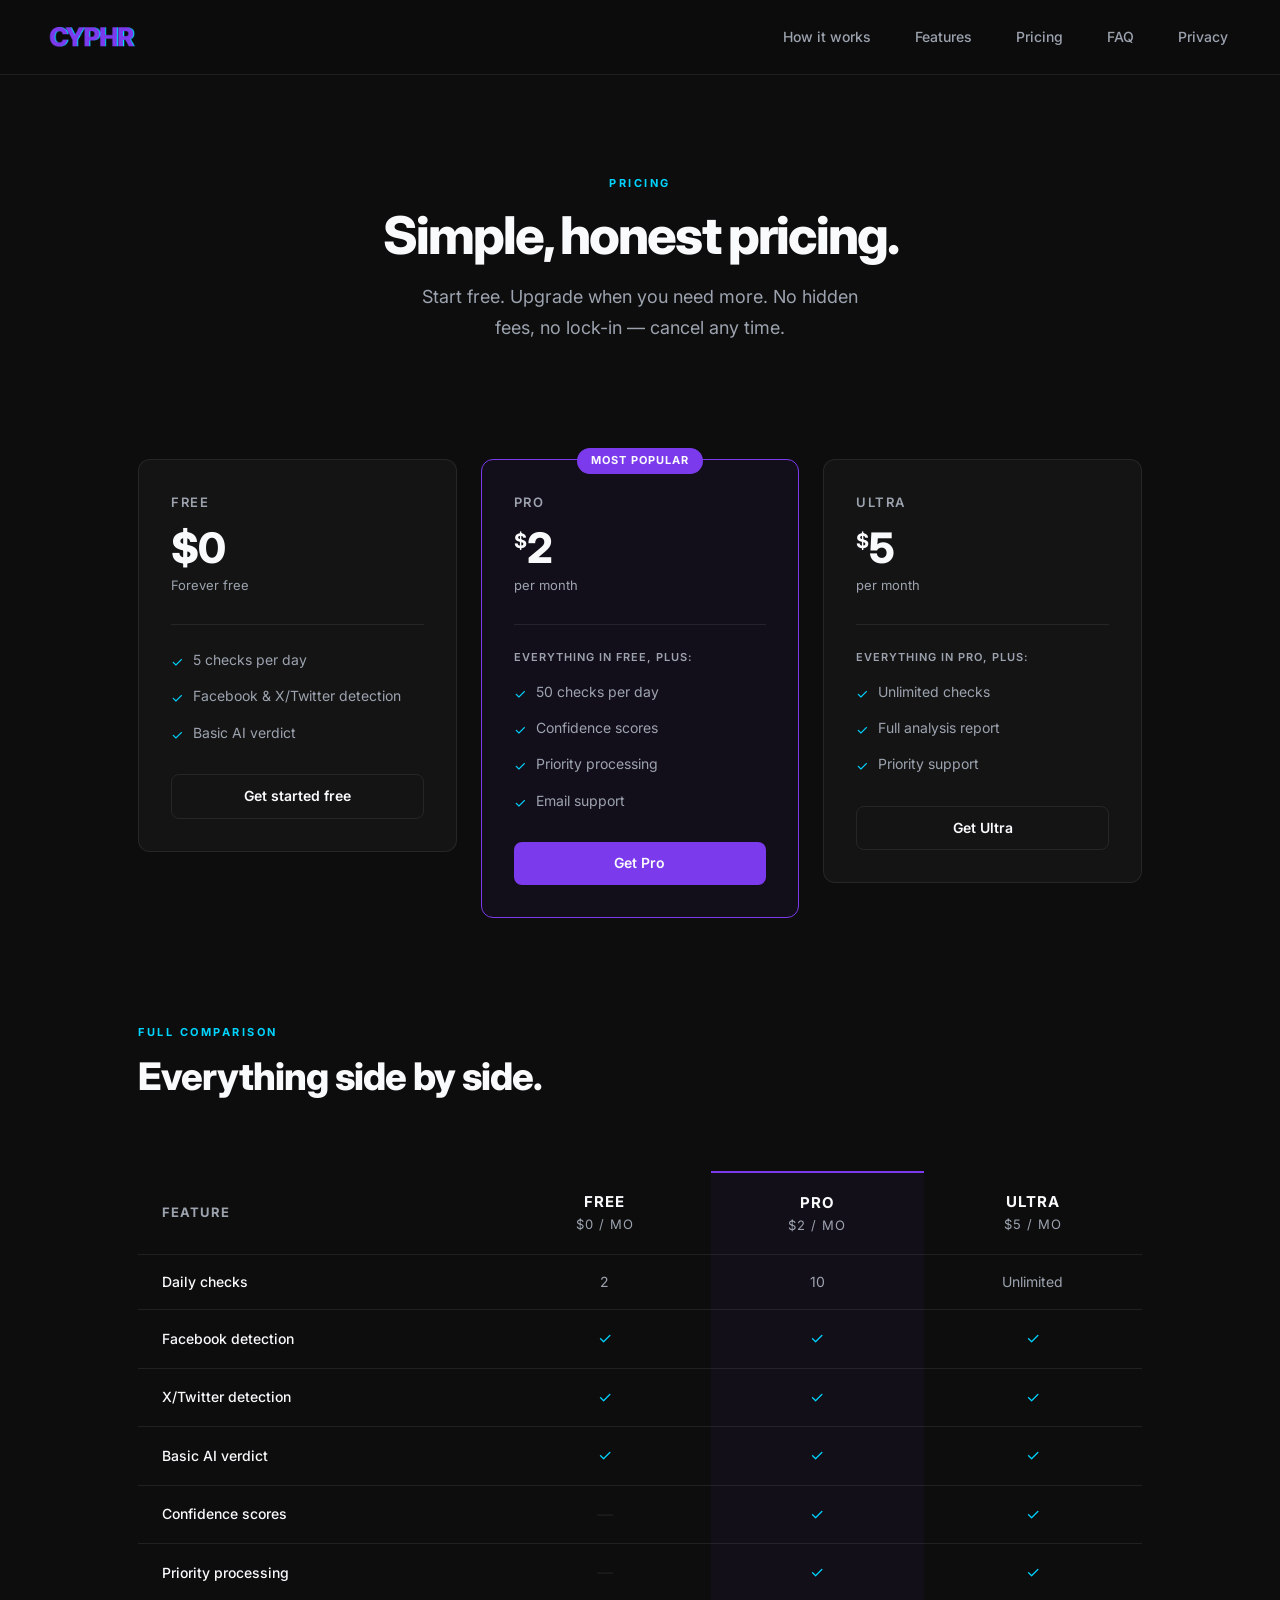
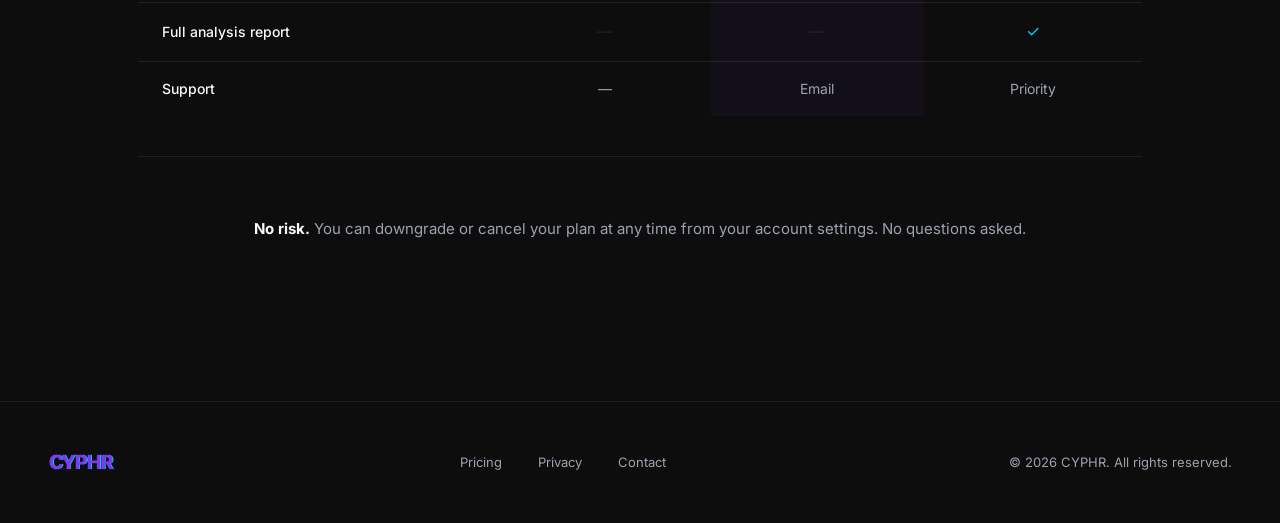
<file: pricing.html>
<!DOCTYPE html>
<html lang="en">
<head>
  <meta charset="UTF-8" />
  <meta name="viewport" content="width=device-width, initial-scale=1.0" />
  <meta name="description" content="CYPHR pricing — start free, upgrade when you need more. Simple, honest plans with no hidden fees." />
  <title>Pricing — CYPHR</title>
  <link rel="stylesheet" href="style.css" />
  <style>
    .pricing-page-header {
      text-align: center;
      padding: 100px 0 60px;
    }
    .pricing-page-header .section-label {
      display: block;
      margin-bottom: 14px;
    }
    .pricing-page-header h1 {
      font-size: 52px;
      font-weight: 800;
      letter-spacing: -2px;
      line-height: 1.1;
      margin-bottom: 18px;
    }
    .pricing-page-header p {
      font-size: 18px;
      color: var(--text-muted);
      max-width: 480px;
      margin: 0 auto;
      line-height: 1.7;
    }
    .compare-table {
      width: 100%;
      border-collapse: collapse;
      margin-top: 72px;
      font-size: 14px;
    }
    .compare-table th {
      padding: 18px 24px;
      text-align: left;
      font-size: 13px;
      font-weight: 700;
      color: var(--text-muted);
      text-transform: uppercase;
      letter-spacing: 1px;
      border-bottom: 1px solid var(--border);
    }
    .compare-table th:not(:first-child) {
      text-align: center;
    }
    .compare-table td {
      padding: 16px 24px;
      border-bottom: 1px solid var(--border);
      color: var(--text-muted);
      vertical-align: middle;
    }
    .compare-table td:not(:first-child) {
      text-align: center;
    }
    .compare-table tr:last-child td {
      border-bottom: none;
    }
    .compare-table .feature-name {
      color: var(--text);
      font-weight: 500;
    }
    .compare-table .yes {
      color: var(--cyan);
      font-size: 16px;
    }
    .compare-table .no {
      color: var(--border);
      font-size: 16px;
    }
    .compare-table .tier-header {
      font-size: 15px;
      font-weight: 700;
      color: var(--text);
    }
    .compare-table .tier-price {
      font-size: 13px;
      color: var(--text-muted);
      font-weight: 400;
    }
    .compare-table .featured-col {
      background: rgba(124, 58, 237, 0.05);
    }
    .compare-table .featured-col.tier-header-cell {
      border-top: 2px solid var(--purple);
    }
    .guarantee {
      text-align: center;
      padding: 60px 0;
      color: var(--text-muted);
      font-size: 15px;
      border-top: 1px solid var(--border);
      margin-top: 40px;
    }
    .guarantee strong {
      color: var(--text);
    }
  </style>
</head>
<body>

  <!-- NAV -->
  <nav>
    <a href="index.html" class="nav-logo"><img src="images/cyphr-logo-nav.png" alt="CYPHR" height="32" /></a>
    <ul class="nav-links">
      <li><a href="index.html#how-it-works">How it works</a></li>
      <li><a href="index.html#features">Features</a></li>
      <li><a href="pricing.html">Pricing</a></li>
      <li><a href="index.html#faq">FAQ</a></li>
      <li><a href="privacy.html">Privacy</a></li>
    </ul>
  </nav>

  <main>
  <!-- PAGE HEADER -->
  <div class="container">
    <div class="pricing-page-header">
      <span class="section-label">Pricing</span>
      <h1>Simple, honest pricing.</h1>
      <p>Start free. Upgrade when you need more. No hidden fees, no lock-in — cancel any time.</p>
    </div>

    <!-- PRICING CARDS -->
    <div class="pricing-grid">

      <!-- FREE -->
      <div class="pricing-card">
        <div class="pricing-tier">Free</div>
        <div class="pricing-price">$0</div>
        <div class="pricing-period">Forever free</div>
        <hr class="pricing-divider" />
        <ul class="pricing-features">
          <li><span class="check">✓</span> 5 checks per day</li>
          <li><span class="check">✓</span> Facebook &amp; X/Twitter detection</li>
          <li><span class="check">✓</span> Basic AI verdict</li>
        </ul>
        <a href="#" class="btn btn-outline">Get started free</a>
      </div>

      <!-- PRO -->
      <div class="pricing-card featured">
        <div class="pricing-badge">Most Popular</div>
        <div class="pricing-tier">Pro</div>
        <div class="pricing-price"><sup>$</sup>2</div>
        <div class="pricing-period">per month</div>
        <hr class="pricing-divider" />
        <p class="pricing-includes">Everything in Free, plus:</p>
        <ul class="pricing-features">
          <li><span class="check">✓</span> 50 checks per day</li>
          <li><span class="check">✓</span> Confidence scores</li>
          <li><span class="check">✓</span> Priority processing</li>
          <li><span class="check">✓</span> Email support</li>
        </ul>
        <a href="#" class="btn btn-primary">Get Pro</a>
      </div>

      <!-- ULTRA -->
      <div class="pricing-card">
        <div class="pricing-tier">Ultra</div>
        <div class="pricing-price"><sup>$</sup>5</div>
        <div class="pricing-period">per month</div>
        <hr class="pricing-divider" />
        <p class="pricing-includes">Everything in Pro, plus:</p>
        <ul class="pricing-features">
          <li><span class="check">✓</span> Unlimited checks</li>
          <li><span class="check">✓</span> Full analysis report</li>
          <li><span class="check">✓</span> Priority support</li>
        </ul>
        <a href="#" class="btn btn-outline">Get Ultra</a>
      </div>

    </div>

    <!-- COMPARISON TABLE -->
    <section>
      <span class="section-label">Full comparison</span>
      <h2 class="section-title">Everything side by side.</h2>

      <table class="compare-table">
        <thead>
          <tr>
            <th>Feature</th>
            <th class="tier-header-cell">
              <span class="tier-header">Free</span><br />
              <span class="tier-price">$0 / mo</span>
            </th>
            <th class="tier-header-cell featured-col">
              <span class="tier-header">Pro</span><br />
              <span class="tier-price">$2 / mo</span>
            </th>
            <th class="tier-header-cell">
              <span class="tier-header">Ultra</span><br />
              <span class="tier-price">$5 / mo</span>
            </th>
          </tr>
        </thead>
        <tbody>
          <tr>
            <td class="feature-name">Daily checks</td>
            <td>2</td>
            <td class="featured-col">10</td>
            <td>Unlimited</td>
          </tr>
          <tr>
            <td class="feature-name">Facebook detection</td>
            <td><span class="yes">✓</span></td>
            <td class="featured-col"><span class="yes">✓</span></td>
            <td><span class="yes">✓</span></td>
          </tr>
          <tr>
            <td class="feature-name">X/Twitter detection</td>
            <td><span class="yes">✓</span></td>
            <td class="featured-col"><span class="yes">✓</span></td>
            <td><span class="yes">✓</span></td>
          </tr>
          <tr>
            <td class="feature-name">Basic AI verdict</td>
            <td><span class="yes">✓</span></td>
            <td class="featured-col"><span class="yes">✓</span></td>
            <td><span class="yes">✓</span></td>
          </tr>
          <tr>
            <td class="feature-name">Confidence scores</td>
            <td><span class="no">—</span></td>
            <td class="featured-col"><span class="yes">✓</span></td>
            <td><span class="yes">✓</span></td>
          </tr>
          <tr>
            <td class="feature-name">Priority processing</td>
            <td><span class="no">—</span></td>
            <td class="featured-col"><span class="yes">✓</span></td>
            <td><span class="yes">✓</span></td>
          </tr>
          <tr>
            <td class="feature-name">Full analysis report</td>
            <td><span class="no">—</span></td>
            <td class="featured-col"><span class="no">—</span></td>
            <td><span class="yes">✓</span></td>
          </tr>
          <tr>
            <td class="feature-name">Support</td>
            <td>—</td>
            <td class="featured-col">Email</td>
            <td>Priority</td>
          </tr>
        </tbody>
      </table>

      <div class="guarantee">
        <strong>No risk.</strong> You can downgrade or cancel your plan at any time from your account settings. No questions asked.
      </div>
    </section>
  </div>

  </main>

  <!-- FOOTER -->
  <footer>
    <a href="index.html" aria-label="CYPHR home"><img src="images/cyphr-logo-nav.png" alt="CYPHR" height="24" /></a>
    <ul class="footer-links">
      <li><a href="pricing.html">Pricing</a></li>
      <li><a href="privacy.html">Privacy</a></li>
      <li><a href="mailto:hello@getcyphr.com">Contact</a></li>
    </ul>
    <span class="footer-copy">&copy; 2026 CYPHR. All rights reserved.</span>
  </footer>

</body>
</html>
</file>
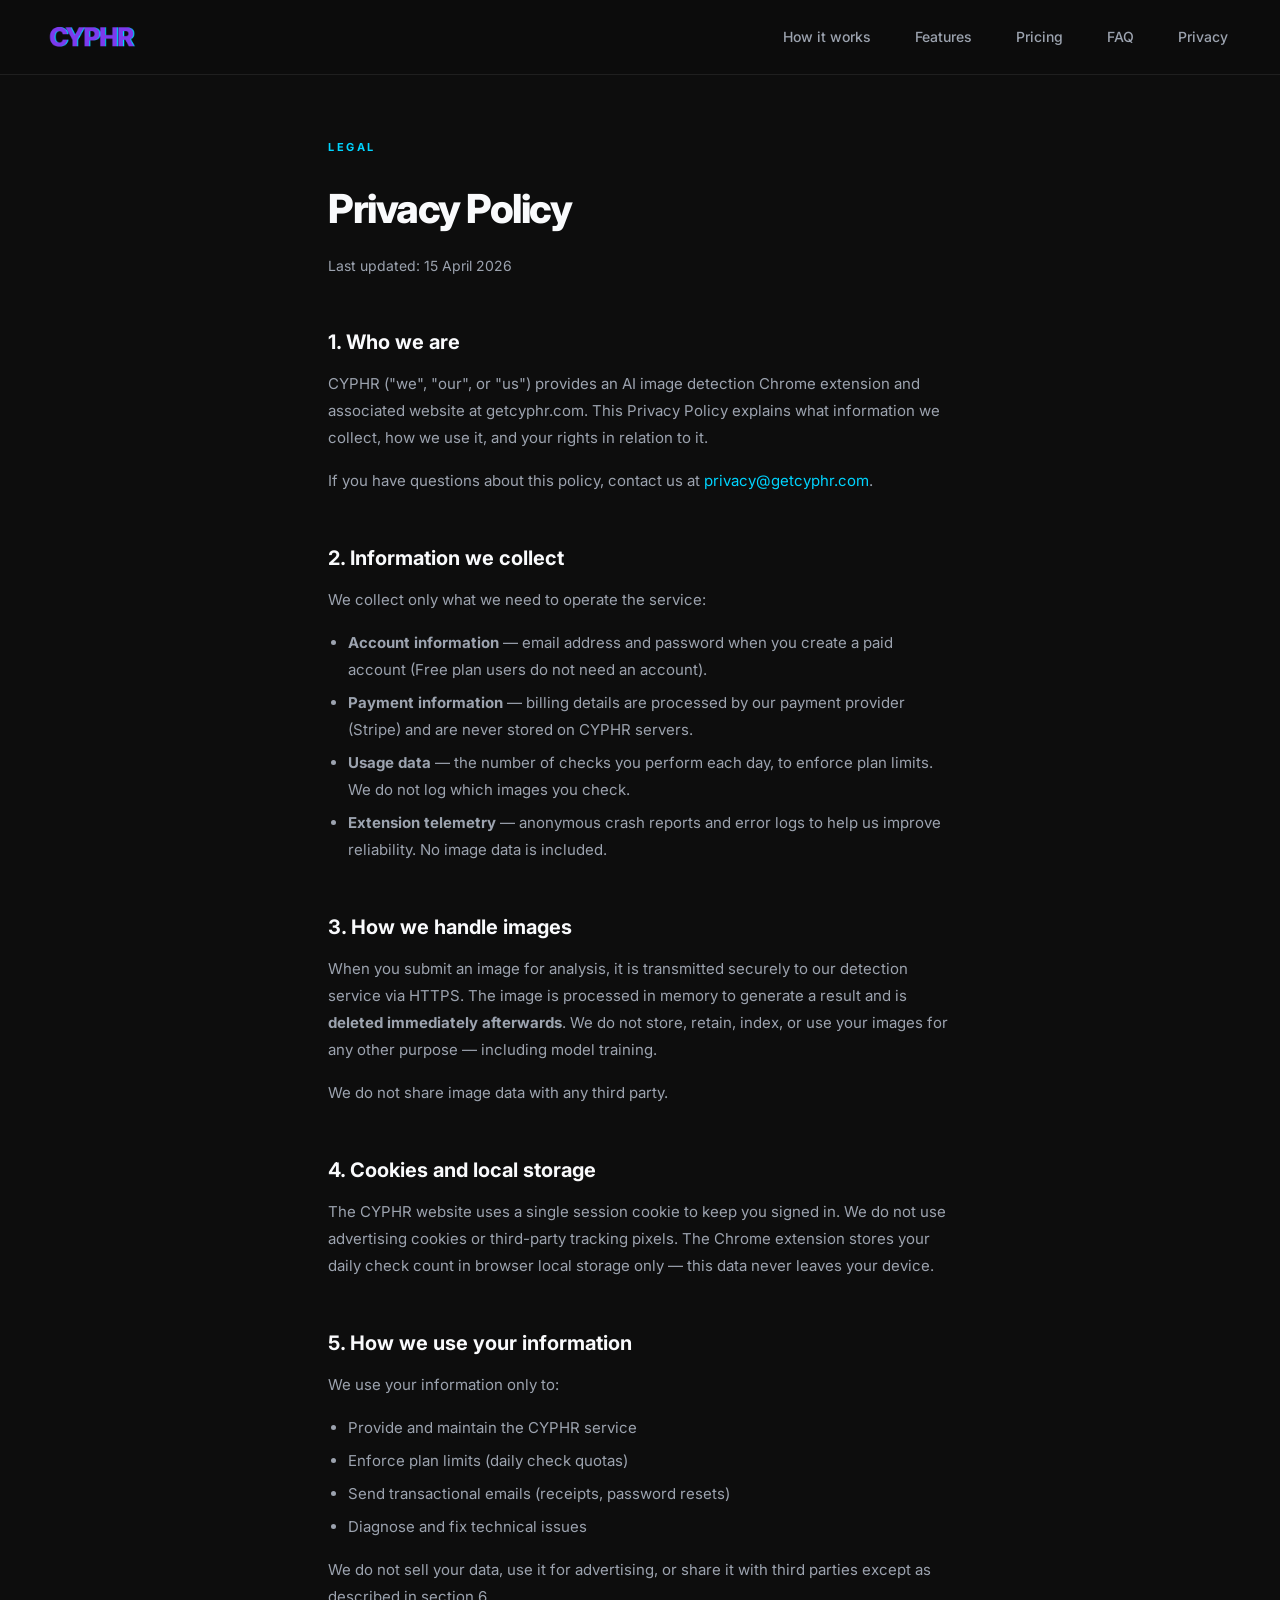
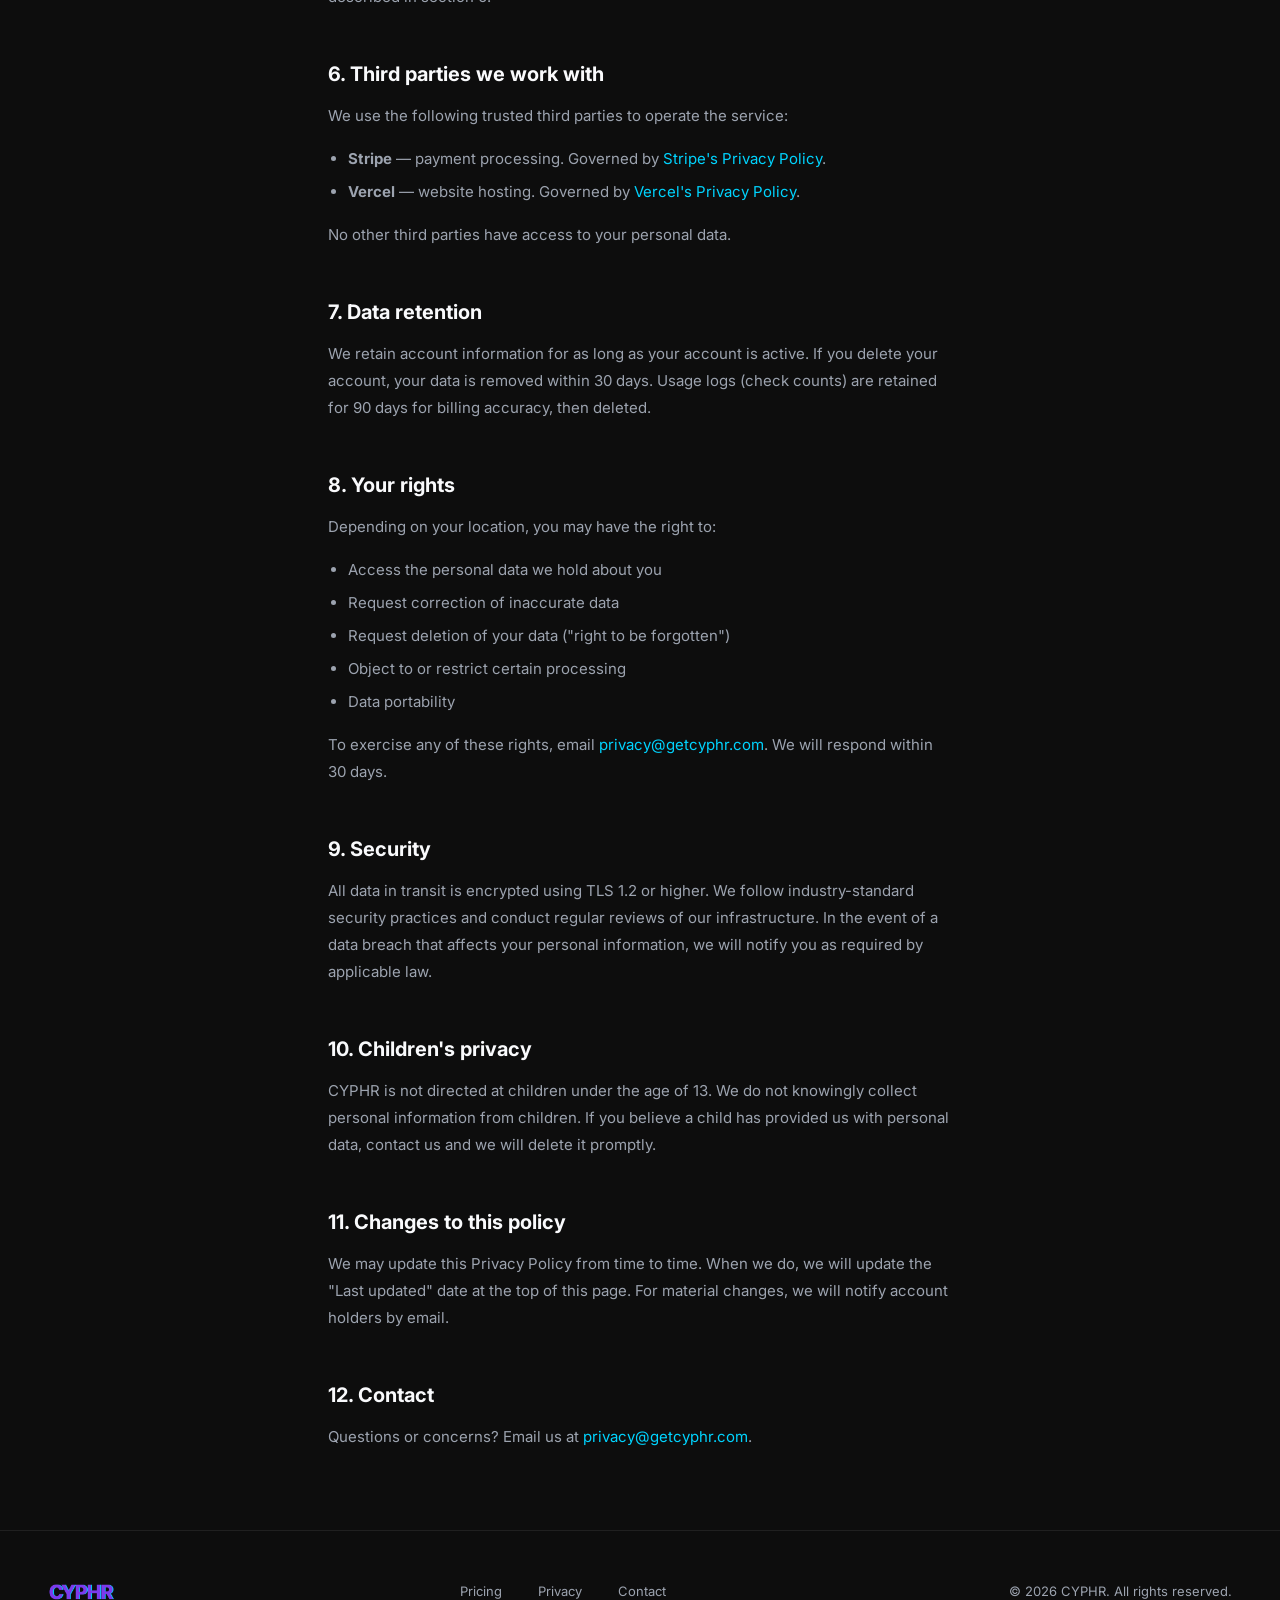
<file: privacy.html>
<!DOCTYPE html>
<html lang="en">
<head>
  <meta charset="UTF-8" />
  <meta name="viewport" content="width=device-width, initial-scale=1.0" />
  <meta name="description" content="CYPHR Privacy Policy — how we handle your data when you use the CYPHR AI image detector." />
  <title>Privacy Policy — CYPHR</title>
  <link rel="stylesheet" href="style.css" />
</head>
<body>

  <!-- NAV -->
  <nav>
    <a href="index.html" class="nav-logo"><img src="images/cyphr-logo-nav.png" alt="CYPHR" height="32" /></a>
    <ul class="nav-links">
      <li><a href="index.html#how-it-works">How it works</a></li>
      <li><a href="index.html#features">Features</a></li>
      <li><a href="pricing.html">Pricing</a></li>
      <li><a href="index.html#faq">FAQ</a></li>
      <li><a href="privacy.html">Privacy</a></li>
    </ul>
  </nav>

  <main>
  <!-- PROSE -->
  <div class="prose">

    <span class="section-label" style="margin-bottom: 20px; display: block;">Legal</span>
    <h1 style="font-size: 40px; font-weight: 800; letter-spacing: -1.5px; margin-bottom: 12px;">Privacy Policy</h1>
    <p style="color: var(--text-muted); font-size: 14px; margin-bottom: 48px;">Last updated: 15 April 2026</p>

    <h2>1. Who we are</h2>
    <p>
      CYPHR ("we", "our", or "us") provides an AI image detection Chrome extension and associated website at getcyphr.com. This Privacy Policy explains what information we collect, how we use it, and your rights in relation to it.
    </p>
    <p>
      If you have questions about this policy, contact us at <a href="mailto:privacy@getcyphr.com" style="color: var(--cyan);">privacy@getcyphr.com</a>.
    </p>

    <h2>2. Information we collect</h2>
    <p>We collect only what we need to operate the service:</p>
    <ul>
      <li><strong>Account information</strong> — email address and password when you create a paid account (Free plan users do not need an account).</li>
      <li><strong>Payment information</strong> — billing details are processed by our payment provider (Stripe) and are never stored on CYPHR servers.</li>
      <li><strong>Usage data</strong> — the number of checks you perform each day, to enforce plan limits. We do not log which images you check.</li>
      <li><strong>Extension telemetry</strong> — anonymous crash reports and error logs to help us improve reliability. No image data is included.</li>
    </ul>

    <h2>3. How we handle images</h2>
    <p>
      When you submit an image for analysis, it is transmitted securely to our detection service via HTTPS. The image is processed in memory to generate a result and is <strong>deleted immediately afterwards</strong>. We do not store, retain, index, or use your images for any other purpose — including model training.
    </p>
    <p>
      We do not share image data with any third party.
    </p>

    <h2>4. Cookies and local storage</h2>
    <p>
      The CYPHR website uses a single session cookie to keep you signed in. We do not use advertising cookies or third-party tracking pixels. The Chrome extension stores your daily check count in browser local storage only — this data never leaves your device.
    </p>

    <h2>5. How we use your information</h2>
    <p>We use your information only to:</p>
    <ul>
      <li>Provide and maintain the CYPHR service</li>
      <li>Enforce plan limits (daily check quotas)</li>
      <li>Send transactional emails (receipts, password resets)</li>
      <li>Diagnose and fix technical issues</li>
    </ul>
    <p>We do not sell your data, use it for advertising, or share it with third parties except as described in section 6.</p>

    <h2>6. Third parties we work with</h2>
    <p>We use the following trusted third parties to operate the service:</p>
    <ul>
      <li><strong>Stripe</strong> — payment processing. Governed by <a href="https://stripe.com/privacy" style="color: var(--cyan);" target="_blank" rel="noopener">Stripe's Privacy Policy</a>.</li>
      <li><strong>Vercel</strong> — website hosting. Governed by <a href="https://vercel.com/legal/privacy-policy" style="color: var(--cyan);" target="_blank" rel="noopener">Vercel's Privacy Policy</a>.</li>
    </ul>
    <p>No other third parties have access to your personal data.</p>

    <h2>7. Data retention</h2>
    <p>
      We retain account information for as long as your account is active. If you delete your account, your data is removed within 30 days. Usage logs (check counts) are retained for 90 days for billing accuracy, then deleted.
    </p>

    <h2>8. Your rights</h2>
    <p>Depending on your location, you may have the right to:</p>
    <ul>
      <li>Access the personal data we hold about you</li>
      <li>Request correction of inaccurate data</li>
      <li>Request deletion of your data ("right to be forgotten")</li>
      <li>Object to or restrict certain processing</li>
      <li>Data portability</li>
    </ul>
    <p>
      To exercise any of these rights, email <a href="mailto:privacy@getcyphr.com" style="color: var(--cyan);">privacy@getcyphr.com</a>. We will respond within 30 days.
    </p>

    <h2>9. Security</h2>
    <p>
      All data in transit is encrypted using TLS 1.2 or higher. We follow industry-standard security practices and conduct regular reviews of our infrastructure. In the event of a data breach that affects your personal information, we will notify you as required by applicable law.
    </p>

    <h2>10. Children's privacy</h2>
    <p>
      CYPHR is not directed at children under the age of 13. We do not knowingly collect personal information from children. If you believe a child has provided us with personal data, contact us and we will delete it promptly.
    </p>

    <h2>11. Changes to this policy</h2>
    <p>
      We may update this Privacy Policy from time to time. When we do, we will update the "Last updated" date at the top of this page. For material changes, we will notify account holders by email.
    </p>

    <h2>12. Contact</h2>
    <p>
      Questions or concerns? Email us at <a href="mailto:privacy@getcyphr.com" style="color: var(--cyan);">privacy@getcyphr.com</a>.
    </p>

  </div>

  </main>

  <!-- FOOTER -->
  <footer>
    <a href="index.html" aria-label="CYPHR home"><img src="images/cyphr-logo-nav.png" alt="CYPHR" height="24" /></a>
    <ul class="footer-links">
      <li><a href="pricing.html">Pricing</a></li>
      <li><a href="privacy.html">Privacy</a></li>
      <li><a href="mailto:hello@getcyphr.com">Contact</a></li>
    </ul>
    <span class="footer-copy">&copy; 2026 CYPHR. All rights reserved.</span>
  </footer>

</body>
</html>
</file>
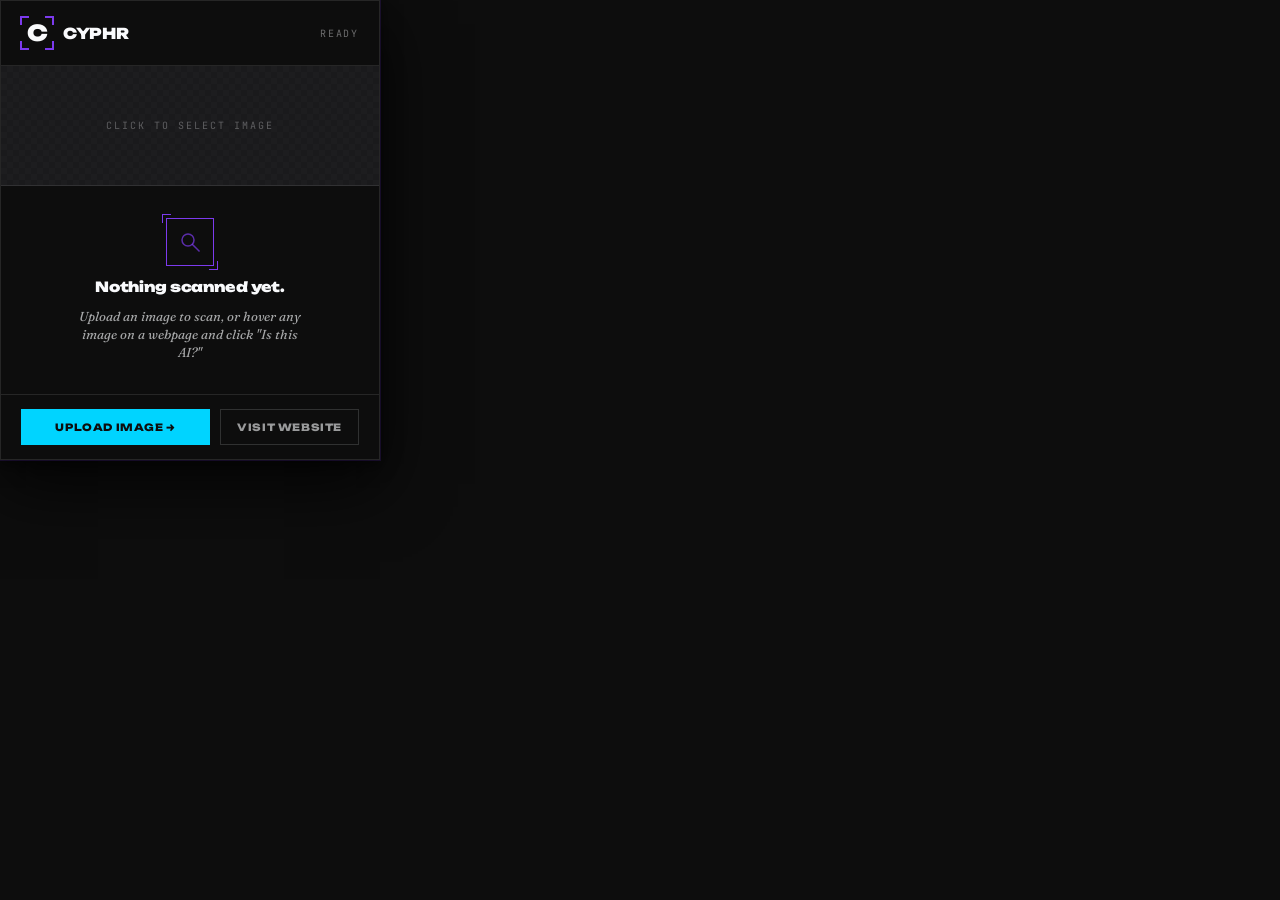
<file: extension/popup.html>
<!DOCTYPE html>
<html lang="en">
<head>
<meta charset="UTF-8" />
<title>CYPHR</title>
<link rel="preconnect" href="https://fonts.googleapis.com">
<link rel="preconnect" href="https://fonts.gstatic.com" crossorigin>
<link href="https://fonts.googleapis.com/css2?family=Unbounded:wght@400;700;800;900&family=JetBrains+Mono:wght@400;500;700&family=Fraunces:opsz,ital,wght@9..144,1,400;9..144,0,700&family=Inter+Tight:wght@400;500;600&display=swap" rel="stylesheet">
<style>
  :root {
    --ink:        #0D0D0D;
    --ink-2:      #1A1A1C;
    --ink-3:      #252528;
    --paper:      #F9FAFC;
    --paper-2:    #EDEEF1;
    --cyan:       #00D4FF;
    --cyan-dim:   rgba(0,212,255,0.12);
    --violet:     #7C3AED;
    --violet-dim: rgba(124,58,237,0.14);
    --rule:       rgba(249,250,252,0.1);
    --alert:      #E84855;
    --alert-dim:  rgba(232,72,85,0.12);
  }
  * { box-sizing: border-box; margin: 0; padding: 0; }

  body {
    width: 380px;
    min-height: 200px;
    max-height: 600px;
    background: var(--ink);
    font-family: 'Inter Tight', sans-serif;
    overflow-y: auto;
  }

  /* ============ POPUP SHELL ============ */
  .popup {
    width: 380px;
    background: var(--ink);
    border: 1px solid var(--rule);
    display: flex;
    flex-direction: column;
    overflow: hidden;
    position: relative;
    box-shadow:
      0 0 0 1px rgba(124,58,237,0.15),
      0 24px 64px rgba(0,0,0,0.8),
      0 4px 16px rgba(0,0,0,0.5);
  }

  /* ============ HEADER ============ */
  .popup-header {
    display: flex;
    align-items: center;
    justify-content: space-between;
    padding: 16px 20px;
    border-bottom: 1px solid var(--rule);
    position: relative;
    flex-shrink: 0;
  }
  .brand {
    display: flex;
    align-items: center;
    gap: 10px;
  }
  .lm {
    width: 32px;
    height: 32px;
    position: relative;
    display: flex;
    align-items: center;
    justify-content: center;
    flex-shrink: 0;
  }
  .lm-letter {
    font-family: 'Unbounded', sans-serif;
    font-weight: 900;
    font-size: 22px;
    color: var(--paper);
    line-height: 1;
    position: relative;
    z-index: 1;
  }
  .lm-svg {
    position: absolute;
    inset: 0;
    width: 100%;
    height: 100%;
    overflow: visible;
  }
  .wordmark {
    font-family: 'Unbounded', sans-serif;
    font-weight: 900;
    font-size: 15px;
    letter-spacing: -0.02em;
    color: var(--paper);
  }
  .header-meta {
    font-family: 'JetBrains Mono', monospace;
    font-size: 10px;
    text-transform: uppercase;
    letter-spacing: 0.18em;
    color: rgba(249,250,252,0.4);
  }

  /* ============ IMAGE PREVIEW STRIP ============ */
  .image-strip {
    height: 120px;
    background: var(--ink-2);
    border-bottom: 1px solid var(--rule);
    position: relative;
    display: flex;
    align-items: center;
    justify-content: center;
    overflow: hidden;
    flex-shrink: 0;
  }
  .image-strip .placeholder {
    font-family: 'JetBrains Mono', monospace;
    font-size: 10px;
    text-transform: uppercase;
    letter-spacing: 0.2em;
    color: rgba(249,250,252,0.3);
    z-index: 1;
    cursor: pointer;
  }
  .image-strip::before {
    content: '';
    position: absolute;
    inset: 0;
    background-image:
      linear-gradient(45deg, var(--ink-3) 25%, transparent 25%),
      linear-gradient(-45deg, var(--ink-3) 25%, transparent 25%),
      linear-gradient(45deg, transparent 75%, var(--ink-3) 75%),
      linear-gradient(-45deg, transparent 75%, var(--ink-3) 75%);
    background-size: 12px 12px;
    background-position: 0 0, 0 6px, 6px -6px, -6px 0;
    opacity: 0.3;
  }
  .image-strip .preview-img {
    position: absolute;
    inset: 0;
    width: 100%;
    height: 100%;
    object-fit: cover;
    z-index: 0;
    display: none;
  }
  .image-strip .preview-img.show {
    display: block;
  }

  /* Viewfinder overlay */
  .vf-overlay {
    position: absolute;
    inset: 12px;
    pointer-events: none;
    z-index: 2;
  }
  .vf-overlay svg {
    width: 100%;
    height: 100%;
    overflow: visible;
  }

  /* Scan bar */
  .scan-bar {
    position: absolute;
    top: 0;
    bottom: 0;
    width: 2px;
    background: var(--cyan);
    box-shadow: 0 0 12px var(--cyan), 0 0 24px rgba(0,212,255,0.4);
    animation: imgScan 1.8s ease-in-out infinite;
    opacity: 0;
    z-index: 3;
  }
  @keyframes imgScan {
    0%   { left: 0; opacity: 0; }
    5%   { opacity: 1; }
    95%  { opacity: 1; }
    100% { left: 100%; opacity: 0; }
  }
  .scan-tint {
    position: absolute;
    top: 0; bottom: 0;
    left: 0;
    background: rgba(0,212,255,0.06);
    animation: tintSweep 1.8s ease-in-out infinite;
    width: 0;
    z-index: 2;
  }
  @keyframes tintSweep {
    0%   { width: 0; }
    100% { width: 100%; }
  }

  /* ============ BODY ============ */
  .popup-body {
    flex: 1;
    display: flex;
    flex-direction: column;
  }

  /* ============ CONTENT AREA ============ */
  .content {
    padding: 20px;
    display: flex;
    flex-direction: column;
    gap: 16px;
    flex: 1;
  }

  /* ============ STATE: IDLE ============ */
  .idle-prompt {
    display: flex;
    flex-direction: column;
    align-items: center;
    gap: 12px;
    padding: 12px 0;
    text-align: center;
  }
  .idle-icon {
    width: 48px;
    height: 48px;
    border: 1.5px solid var(--violet);
    display: flex;
    align-items: center;
    justify-content: center;
    position: relative;
  }
  .idle-icon::before, .idle-icon::after {
    content: '';
    position: absolute;
    width: 8px;
    height: 8px;
    border: 1.5px solid var(--violet);
  }
  .idle-icon::before { top: -5px; left: -5px; border-right: none; border-bottom: none; }
  .idle-icon::after  { bottom: -5px; right: -5px; border-left: none; border-top: none; }
  .idle-icon svg { width: 22px; height: 22px; }

  .idle-headline {
    font-family: 'Unbounded', sans-serif;
    font-weight: 900;
    font-size: 14px;
    letter-spacing: -0.01em;
    color: var(--paper);
  }
  .idle-sub {
    font-family: 'Fraunces', serif;
    font-style: italic;
    font-size: 13px;
    color: rgba(249,250,252,0.65);
    line-height: 1.4;
    max-width: 240px;
  }

  /* ============ STATE: SCANNING ============ */
  .scanning-status {
    display: flex;
    flex-direction: column;
    gap: 14px;
  }
  .scan-label {
    display: flex;
    align-items: center;
    justify-content: space-between;
  }
  .scan-label .txt {
    font-family: 'JetBrains Mono', monospace;
    font-size: 11px;
    text-transform: uppercase;
    letter-spacing: 0.2em;
    color: var(--cyan);
  }
  .scan-label .dots span {
    display: inline-block;
    width: 4px;
    height: 4px;
    background: var(--cyan);
    border-radius: 50%;
    margin-left: 4px;
    animation: dotPulse 1.2s ease-in-out infinite;
  }
  .scan-label .dots span:nth-child(2) { animation-delay: 0.2s; }
  .scan-label .dots span:nth-child(3) { animation-delay: 0.4s; }
  @keyframes dotPulse { 0%,100% { opacity: 0.2; } 50% { opacity: 1; } }

  .progress-track {
    height: 2px;
    background: var(--ink-3);
    position: relative;
    overflow: hidden;
  }
  .progress-fill {
    position: absolute;
    top: 0; left: 0; bottom: 0;
    background: var(--cyan);
    box-shadow: 0 0 8px var(--cyan);
    animation: progressRun 1.8s ease-in-out infinite;
  }
  @keyframes progressRun {
    0%   { left: -60%; width: 60%; }
    100% { left: 100%; width: 60%; }
  }

  .scan-steps {
    display: flex;
    flex-direction: column;
    gap: 8px;
  }
  .step {
    display: flex;
    align-items: center;
    gap: 10px;
    font-family: 'JetBrains Mono', monospace;
    font-size: 10px;
    text-transform: uppercase;
    letter-spacing: 0.15em;
    color: rgba(249,250,252,0.45);
  }
  .step.active { color: var(--cyan); }
  .step.done   { color: rgba(249,250,252,0.7); }
  .step-dot {
    width: 6px;
    height: 6px;
    border-radius: 50%;
    background: currentColor;
    flex-shrink: 0;
  }
  .step.active .step-dot {
    animation: stepPulse 1s ease-in-out infinite;
    box-shadow: 0 0 6px var(--cyan);
  }
  @keyframes stepPulse { 0%,100%{opacity:1} 50%{opacity:0.3} }

  /* ============ RESULT CARDS ============ */
  .verdict-card {
    border: 1px solid var(--rule);
    padding: 16px;
    display: flex;
    flex-direction: column;
    gap: 10px;
    position: relative;
    overflow: hidden;
  }
  .verdict-card::before {
    content: '';
    position: absolute;
    top: 0; left: 0; right: 0;
    height: 2px;
  }
  .verdict-card.authentic::before { background: var(--cyan); }
  .verdict-card.ai::before        { background: var(--violet); }

  .verdict-card::after {
    content: '';
    position: absolute;
    width: 14px; height: 14px;
    border: 1.5px solid;
    bottom: 0; right: 0;
    border-top: none; border-left: none;
  }
  .verdict-card.authentic::after { border-color: var(--cyan); }
  .verdict-card.ai::after        { border-color: var(--violet); }

  .verdict-top {
    display: flex;
    align-items: center;
    justify-content: space-between;
  }
  .chip {
    font-family: 'JetBrains Mono', monospace;
    font-size: 10px;
    font-weight: 700;
    text-transform: uppercase;
    letter-spacing: 0.18em;
    padding: 4px 10px;
    display: inline-flex;
    align-items: center;
    gap: 6px;
    border-radius: 2px;
  }
  .chip-dot { width: 5px; height: 5px; border-radius: 50%; }
  .chip.authentic { background: var(--cyan-dim); color: var(--cyan); }
  .chip.authentic .chip-dot { background: var(--cyan); }
  .chip.ai        { background: var(--violet-dim); color: #A779F0; }
  .chip.ai .chip-dot { background: var(--violet); }

  .confidence {
    font-family: 'Unbounded', sans-serif;
    font-weight: 900;
    font-size: 32px;
    letter-spacing: -0.04em;
    line-height: 1;
  }
  .confidence.authentic { color: var(--cyan); }
  .confidence.ai        { color: #A779F0; }

  .verdict-label {
    font-family: 'Unbounded', sans-serif;
    font-weight: 900;
    font-size: 18px;
    letter-spacing: -0.02em;
    color: var(--paper);
    line-height: 1.1;
  }
  .verdict-explanation {
    font-family: 'Fraunces', serif;
    font-style: italic;
    font-size: 13px;
    color: rgba(249,250,252,0.7);
    line-height: 1.45;
  }

  .score-bar {
    height: 3px;
    background: var(--ink-3);
    position: relative;
    border-radius: 0;
    overflow: hidden;
    margin-top: 4px;
  }
  .score-fill {
    position: absolute;
    top: 0; left: 0; bottom: 0;
    border-radius: 0;
    transition: width 0.8s cubic-bezier(0.4,0,0.2,1);
  }
  .score-fill.authentic { background: var(--cyan); box-shadow: 0 0 6px var(--cyan); }
  .score-fill.ai        { background: var(--violet); box-shadow: 0 0 6px var(--violet); }

  /* Metadata rows */
  .meta-rows {
    display: flex;
    flex-direction: column;
    gap: 0;
    border-top: 1px solid var(--rule);
    margin-top: 4px;
  }
  .meta-row {
    display: flex;
    justify-content: space-between;
    align-items: center;
    padding: 8px 0;
    border-bottom: 1px solid rgba(249,250,252,0.06);
    font-family: 'JetBrains Mono', monospace;
    font-size: 10px;
  }
  .meta-row:last-child { border-bottom: none; }
  .meta-row .k { text-transform: uppercase; letter-spacing: 0.15em; color: rgba(249,250,252,0.45); }
  .meta-row .v { color: rgba(249,250,252,0.85); letter-spacing: 0.05em; }

  /* Show more toggle */
  .show-more-toggle {
    font-family: 'JetBrains Mono', monospace;
    font-size: 10px;
    text-transform: uppercase;
    letter-spacing: 0.15em;
    color: rgba(249,250,252,0.45);
    background: none;
    border: none;
    cursor: pointer;
    padding: 4px 0;
    text-align: center;
    width: 100%;
    transition: color 0.15s;
  }
  .show-more-toggle:hover { color: var(--cyan); }

  .meta-rows-hidden { display: none; }
  .meta-rows-hidden.show { display: flex; flex-direction: column; }

  /* ============ ERROR ============ */
  .error-block {
    display: flex;
    flex-direction: column;
    gap: 10px;
    padding: 16px;
    border: 1px solid rgba(232,72,85,0.25);
    background: var(--alert-dim);
    position: relative;
  }
  .error-block::before {
    content: '';
    position: absolute;
    top: 0; left: 0; right: 0;
    height: 2px;
    background: var(--alert);
  }
  .error-title {
    font-family: 'Unbounded', sans-serif;
    font-weight: 900;
    font-size: 13px;
    color: var(--alert);
    letter-spacing: -0.01em;
  }
  .error-msg {
    font-family: 'Fraunces', serif;
    font-style: italic;
    font-size: 13px;
    color: rgba(249,250,252,0.7);
    line-height: 1.4;
  }
  .error-code {
    font-family: 'JetBrains Mono', monospace;
    font-size: 10px;
    color: rgba(232,72,85,0.7);
    text-transform: uppercase;
    letter-spacing: 0.15em;
  }

  /* ============ FOOTER ============ */
  .popup-footer {
    padding: 14px 20px;
    border-top: 1px solid var(--rule);
    display: flex;
    gap: 10px;
    align-items: center;
    flex-shrink: 0;
  }
  .btn {
    font-family: 'Unbounded', sans-serif;
    font-weight: 800;
    font-size: 10px;
    letter-spacing: 0.06em;
    text-transform: uppercase;
    border: none;
    cursor: pointer;
    height: 36px;
    padding: 0 16px;
    display: inline-flex;
    align-items: center;
    justify-content: center;
    gap: 8px;
    transition: background-color 0.18s ease, color 0.18s ease, border-color 0.18s ease, transform 0.18s ease, box-shadow 0.18s ease;
    flex-shrink: 0;
    text-decoration: none;
  }
  .btn-primary {
    background: var(--cyan);
    color: var(--ink);
    flex: 1;
  }
  .btn-primary:hover {
    background: #33DCFF;
    transform: translateY(-1px);
    box-shadow: 0 6px 18px rgba(0,212,255,0.35);
  }
  .btn-primary:active { background: #00B8E0; transform: translateY(0); box-shadow: 0 2px 6px rgba(0,212,255,0.4); }
  .btn-ghost {
    background: transparent;
    color: rgba(249,250,252,0.6);
    border: 1px solid rgba(249,250,252,0.15);
  }
  .btn-ghost:hover {
    border-color: var(--violet);
    color: var(--paper);
    background: rgba(124,58,237,0.12);
    transform: translateY(-1px);
    box-shadow: 0 6px 18px rgba(124,58,237,0.3);
  }
  .btn-ghost:active { transform: translateY(0); box-shadow: 0 2px 6px rgba(124,58,237,0.35); }
  .btn-primary:disabled {
    background: var(--ink-3);
    color: rgba(249,250,252,0.3);
    cursor: not-allowed;
    transform: none;
    box-shadow: none;
  }
  .btn-primary:disabled:hover { transform: none; box-shadow: none; background: var(--ink-3); }
  /* Keyboard focus — WCAG 2.4.7 / 2.4.11 */
  .btn:focus-visible {
    outline: 2px solid var(--cyan);
    outline-offset: 2px;
  }
  /* Reduced motion — WCAG 2.3.3 */
  @media (prefers-reduced-motion: reduce) {
    *{animation-duration:0.01ms !important;animation-iteration-count:1 !important;transition-duration:0.01ms !important;}
    .btn:hover{transform:none !important;}
  }

  /* Hidden file input */
  #imageUpload { display: none; }
</style>
</head>
<body>

<div class="popup" id="popup">

  <!-- Header -->
  <div class="popup-header">
    <div class="brand">
      <div class="lm">
        <span class="lm-letter">C</span>
        <svg class="lm-svg" viewBox="0 0 32 32" fill="none">
          <polyline points="8,0 0,0 0,8"   stroke="#7C3AED" stroke-width="2"/>
          <polyline points="24,0 32,0 32,8" stroke="#7C3AED" stroke-width="2"/>
          <polyline points="32,24 32,32 24,32" stroke="#7C3AED" stroke-width="2"/>
          <polyline points="0,24 0,32 8,32" stroke="#7C3AED" stroke-width="2"/>
        </svg>
      </div>
      <span class="wordmark">CYPHR</span>
    </div>
    <div class="header-meta" id="header-meta">Ready</div>
  </div>

  <!-- Image strip -->
  <div class="image-strip" id="image-strip">
    <div class="placeholder" id="strip-placeholder">Click to select image</div>
    <img class="preview-img" id="preview-img" alt="Preview">
    <div class="vf-overlay" id="vf-overlay" style="display:none;">
      <svg viewBox="0 0 356 96" fill="none" preserveAspectRatio="none">
        <polyline points="20,0 0,0 0,20"     stroke="#7C3AED" stroke-width="2"/>
        <polyline points="336,0 356,0 356,20" stroke="#7C3AED" stroke-width="2"/>
        <polyline points="356,76 356,96 336,96" stroke="#7C3AED" stroke-width="2"/>
        <polyline points="0,76 0,96 20,96"   stroke="#7C3AED" stroke-width="2"/>
      </svg>
    </div>
    <div class="scan-bar" id="scan-bar" style="display:none;"></div>
    <div class="scan-tint" id="scan-tint" style="display:none;"></div>
  </div>

  <!-- Hidden file input -->
  <input type="file" id="imageUpload" accept="image/*">

  <!-- Body -->
  <div class="popup-body">
    <div class="content" id="content"></div>
  </div>

  <!-- Footer -->
  <div class="popup-footer" id="popup-footer"></div>

</div>

<script src="popup.js"></script>
</body>
</html>
</file>
<file: style.css>
@import url('https://fonts.googleapis.com/css2?family=Inter:wght@400;500;600;700;800&display=swap');

:root {
  --bg: #0D0D0D;
  --surface: #141414;
  --surface-2: #1C1C1C;
  --text: #F9FAFC;
  --text-muted: #9CA3AF;
  --purple: #7C3AED;
  --purple-hover: #6D28D9;
  --cyan: #00D4FF;
  --border: rgba(255, 255, 255, 0.08);
  --radius: 12px;
}

*, *::before, *::after { box-sizing: border-box; margin: 0; padding: 0; }

html { scroll-behavior: smooth; }

body {
  font-family: 'Inter', sans-serif;
  background: var(--bg);
  color: var(--text);
  line-height: 1.6;
  -webkit-font-smoothing: antialiased;
}

a { color: inherit; text-decoration: none; }
img { max-width: 100%; display: block; }

/* ─── FOCUS INDICATORS (WCAG 2.4.7) ─── */
:focus-visible {
  outline: 2px solid var(--cyan);
  outline-offset: 3px;
  border-radius: 4px;
}

button:focus-visible,
a:focus-visible {
  outline: 2px solid var(--cyan);
  outline-offset: 3px;
  border-radius: 4px;
}

/* Increase nav and footer link tap targets (WCAG 2.5.5) */
.nav-links a,
.footer-links a {
  padding: 10px 4px;
  display: inline-block;
}

/* ─── NAV ─── */
nav {
  position: sticky;
  top: 0;
  z-index: 100;
  display: flex;
  align-items: center;
  justify-content: space-between;
  padding: 16px 48px;
  background: rgba(13, 13, 13, 0.85);
  backdrop-filter: blur(16px);
  border-bottom: 1px solid var(--border);
}

.nav-logo {
  display: flex;
  align-items: center;
  flex-shrink: 0;
}

.nav-logo img {
  display: block;
  height: 32px;
  width: auto;
}

.nav-links {
  display: flex;
  gap: 36px;
  list-style: none;
}

.nav-links a {
  font-size: 14px;
  font-weight: 500;
  color: var(--text-muted);
  transition: color 0.2s;
}

.nav-links a:hover { color: var(--text); }

/* ─── BUTTONS ─── */
.btn {
  display: inline-flex;
  align-items: center;
  gap: 8px;
  padding: 10px 20px;
  border-radius: 8px;
  font-family: 'Inter', sans-serif;
  font-size: 14px;
  font-weight: 600;
  cursor: pointer;
  border: none;
  transition: all 0.2s ease;
  text-decoration: none;
}

.btn-primary {
  background: var(--purple);
  color: #F9FAFC;
}

.btn-primary:hover {
  background: var(--purple-hover);
  transform: translateY(-1px);
  box-shadow: 0 6px 24px rgba(124, 58, 237, 0.35);
}

.btn-outline {
  background: transparent;
  color: var(--text);
  border: 1px solid var(--border);
}

.btn-outline:hover {
  border-color: rgba(124, 58, 237, 0.5);
  color: var(--purple);
}

.btn-lg {
  padding: 14px 28px;
  font-size: 15px;
  border-radius: 10px;
}

/* ─── LAYOUT ─── */
.container {
  max-width: 1100px;
  margin: 0 auto;
  padding: 0 48px;
}

section {
  padding: 100px 0;
}

/* ─── TYPOGRAPHIC SCALE (Inter only, weight/size varies by purpose) ─── */
/* Labels: 11px / 700 / tracked caps — orientation/category */
.section-label {
  display: inline-block;
  font-size: 11px;
  font-weight: 700;
  letter-spacing: 2.5px;
  text-transform: uppercase;
  color: var(--cyan); /* #00D4FF — 11.7:1 contrast on #0D0D0D, passes WCAG AA */
  margin-bottom: 14px;
}

/* Section headings: 38px / 800 / tight tracking — primary hierarchy */
.section-title {
  font-size: 38px;
  font-weight: 800;
  line-height: 1.15;
  letter-spacing: -1px;
  margin-bottom: 16px;
}

/* Section subtext: 17px / 400 / relaxed — supporting body copy */
.section-sub {
  font-size: 17px;
  font-weight: 400;
  color: var(--text-muted);
  line-height: 1.75;
  max-width: 540px;
}

/* Card headings: 16px / 700 — component-level hierarchy */
.step h3, .feature-card h3 {
  font-size: 16px;
  font-weight: 700;
  letter-spacing: -0.2px;
}

/* Card body: 14px / 400 — secondary readable copy */
.step p, .feature-card p {
  font-size: 14px;
  font-weight: 400;
  color: var(--text-muted);
  line-height: 1.7;
}

/* Pricing tier label: 12px / 600 / tracked caps */
.pricing-tier {
  font-size: 12px;
  font-weight: 600;
  letter-spacing: 1.5px;
  text-transform: uppercase;
}

/* Pricing period: 13px / 400 */
.pricing-period {
  font-size: 13px;
  font-weight: 400;
}

/* Feature list items: 14px / 400 */
.pricing-features li {
  font-size: 14px;
  font-weight: 400;
}

/* Nav links: 14px / 500 */
.nav-links a {
  font-size: 14px;
  font-weight: 500;
}

/* ─── HERO ─── */
.hero {
  padding: 120px 0 100px;
  text-align: center;
  position: relative;
  overflow: hidden;
}

.hero::before {
  content: '';
  position: absolute;
  top: -200px;
  left: 50%;
  transform: translateX(-50%);
  width: 700px;
  height: 700px;
  background: radial-gradient(circle, rgba(124, 58, 237, 0.12) 0%, transparent 70%);
  pointer-events: none;
}

.hero-label {
  display: inline-flex;
  align-items: center;
  gap: 8px;
  padding: 6px 14px;
  border-radius: 999px;
  border: 1px solid rgba(0, 212, 255, 0.25);
  background: rgba(0, 212, 255, 0.06);
  font-size: 12px;
  font-weight: 600;
  color: var(--cyan);
  margin-bottom: 28px;
  letter-spacing: 0.5px;
}

.hero-title {
  font-size: 40px;
  font-weight: 800;
  line-height: 1.1;
  letter-spacing: -1px;
  margin-bottom: 22px;
  white-space: nowrap; /* allows single line on desktop */
}

@media (max-width: 600px) {
  .hero-title {
    white-space: normal;
    font-size: 28px;
    letter-spacing: -0.5px;
  }
}

.highlight-cyan {
  color: #00D4FF;
}

.hero-title .highlight {
  color: var(--purple);
}

.hero-sub {
  font-size: 19px;
  color: var(--text-muted);
  line-height: 1.7;
  max-width: 560px;
  margin: 0 auto 40px;
}

.hero-ctas {
  display: flex;
  gap: 14px;
  justify-content: center;
  flex-wrap: wrap;
}

.hero-wordmark {
  width: 320px;
  height: auto;
  margin: 0 auto 32px;
  display: block;
}

.hero-note {
  margin-top: 18px;
  font-size: 13px;
  color: var(--text-muted);
}

/* ─── HOW IT WORKS ─── */
.steps {
  display: grid;
  grid-template-columns: repeat(3, 1fr);
  gap: 32px;
  margin-top: 56px;
}

.step {
  background: var(--surface);
  border: 1px solid var(--border);
  border-radius: var(--radius);
  padding: 32px;
  position: relative;
}

.step-number {
  width: 36px;
  height: 36px;
  border-radius: 50%;
  background: rgba(124, 58, 237, 0.15);
  border: 1px solid rgba(124, 58, 237, 0.3);
  display: flex;
  align-items: center;
  justify-content: center;
  font-size: 13px;
  font-weight: 700;
  color: var(--cyan); /* switched from purple — cyan passes 11.7:1 at small size */
  margin-bottom: 20px;
}

.step h3 {
  font-size: 17px;
  font-weight: 700;
  margin-bottom: 10px;
}

.step p {
  font-size: 14px;
  color: var(--text-muted);
  line-height: 1.7;
}

/* ─── FEATURES ─── */
.features-section {
  background: var(--surface);
  border-top: 1px solid var(--border);
  border-bottom: 1px solid var(--border);
}

.features-grid {
  display: grid;
  grid-template-columns: repeat(2, 1fr);
  gap: 2px;
  margin-top: 56px;
  border: 1px solid var(--border);
  border-radius: var(--radius);
  overflow: hidden;
}

.feature-card {
  background: var(--bg);
  padding: 36px;
  border: 1px solid var(--border);
  transition: background 0.2s;
}

.feature-card:hover {
  background: var(--surface-2);
}

.feature-icon {
  width: 42px;
  height: 42px;
  border-radius: 10px;
  background: rgba(124, 58, 237, 0.12);
  display: flex;
  align-items: center;
  justify-content: center;
  margin-bottom: 18px;
  font-size: 20px;
}

.feature-card h3 {
  font-size: 16px;
  font-weight: 700;
  margin-bottom: 10px;
}

.feature-card p {
  font-size: 14px;
  color: var(--text-muted);
  line-height: 1.7;
}

/* ─── PRICING ─── */
.pricing-grid {
  display: grid;
  grid-template-columns: repeat(3, 1fr);
  gap: 24px;
  margin-top: 56px;
  align-items: start;
}

.pricing-card {
  background: var(--surface);
  border: 1px solid var(--border);
  border-radius: var(--radius);
  padding: 32px;
}

.pricing-card.featured {
  border-color: var(--purple);
  background: rgba(124, 58, 237, 0.06);
  position: relative;
}

.pricing-badge {
  position: absolute;
  top: -12px;
  left: 50%;
  transform: translateX(-50%);
  background: var(--purple);
  color: #F9FAFC;
  font-size: 11px;
  font-weight: 700;
  letter-spacing: 1px;
  text-transform: uppercase;
  padding: 4px 14px;
  border-radius: 999px;
  white-space: nowrap;
}

.pricing-tier {
  font-size: 13px;
  font-weight: 600;
  color: var(--text-muted);
  text-transform: uppercase;
  letter-spacing: 1.5px;
  margin-bottom: 14px;
}

.pricing-price {
  font-size: 42px;
  font-weight: 800;
  letter-spacing: -1.5px;
  line-height: 1;
  margin-bottom: 6px;
}

.pricing-price sup {
  font-size: 20px;
  font-weight: 700;
  vertical-align: super;
  letter-spacing: 0;
}

.pricing-period {
  font-size: 13px;
  color: var(--text-muted);
  margin-bottom: 28px;
}

.pricing-divider {
  border: none;
  border-top: 1px solid var(--border);
  margin-bottom: 24px;
}

.pricing-features {
  list-style: none;
  display: flex;
  flex-direction: column;
  gap: 12px;
  margin-bottom: 28px;
}

.pricing-features li {
  display: flex;
  align-items: flex-start;
  gap: 10px;
  font-size: 14px;
  color: var(--text-muted);
}

.pricing-features li .check {
  color: var(--cyan);
  font-size: 14px;
  flex-shrink: 0;
  margin-top: 2px;
}

.pricing-features li.muted {
  opacity: 0.4;
}

.pricing-includes {
  font-size: 11px;
  font-weight: 600;
  letter-spacing: 1px;
  text-transform: uppercase;
  color: var(--text-muted);
  margin-bottom: 14px;
}

.pricing-card .btn {
  width: 100%;
  justify-content: center;
}

/* ─── FAQ ─── */
.faq-list {
  margin-top: 56px;
  display: flex;
  flex-direction: column;
  gap: 2px;
}

.faq-item {
  border: 1px solid var(--border);
  border-radius: 10px;
  overflow: hidden;
}

.faq-item + .faq-item {
  margin-top: 8px;
}

.faq-q {
  width: 100%;
  background: var(--surface);
  border: none;
  padding: 22px 28px;
  display: flex;
  align-items: center;
  justify-content: space-between;
  font-family: 'Inter', sans-serif;
  font-size: 15px;
  font-weight: 600;
  color: var(--text);
  cursor: pointer;
  text-align: left;
  transition: background 0.2s;
}

.faq-q:hover { background: var(--surface-2); }

.faq-q .arrow {
  color: var(--text-muted);
  font-size: 18px;
  transition: transform 0.25s;
  flex-shrink: 0;
}

.faq-item.open .faq-q .arrow {
  transform: rotate(180deg);
}

.faq-a {
  display: none;
  padding: 0 28px 22px;
  font-size: 14px;
  color: var(--text-muted);
  line-height: 1.8;
  background: var(--surface);
}

.faq-item.open .faq-a {
  display: block;
}

/* ─── FOOTER ─── */
footer {
  border-top: 1px solid var(--border);
  padding: 40px 48px;
  display: flex;
  align-items: center;
  justify-content: space-between;
  flex-wrap: wrap;
  gap: 16px;
}

.footer-logo {
  font-size: 16px;
  font-weight: 800;
  letter-spacing: -0.5px;
}

.footer-logo .accent { color: var(--cyan); }

.footer-links {
  display: flex;
  gap: 28px;
  list-style: none;
}

.footer-links a {
  font-size: 13px;
  color: var(--text-muted);
  transition: color 0.2s;
}

.footer-links a:hover { color: var(--text); }

.footer-copy {
  font-size: 13px;
  color: var(--text-muted);
}

/* ─── PAGE HEADER (inner pages) ─── */
.page-header {
  padding: 80px 0 60px;
  border-bottom: 1px solid var(--border);
}

.page-header h1 {
  font-size: 44px;
  font-weight: 800;
  letter-spacing: -1.5px;
  margin-bottom: 12px;
}

.page-header p {
  font-size: 16px;
  color: var(--text-muted);
}

/* ─── PROSE (privacy) ─── */
.prose {
  max-width: 720px;
  margin: 0 auto;
  padding: 64px 48px;
}

.prose h2 {
  font-size: 20px;
  font-weight: 700;
  margin-top: 48px;
  margin-bottom: 12px;
  color: var(--text);
}

.prose h2:first-child {
  margin-top: 0;
}

.prose p {
  font-size: 15px;
  color: var(--text-muted);
  line-height: 1.8;
  margin-bottom: 16px;
}

.prose ul {
  padding-left: 20px;
  margin-bottom: 16px;
}

.prose ul li {
  font-size: 15px;
  color: var(--text-muted);
  line-height: 1.8;
  margin-bottom: 6px;
}

/* ─── RESPONSIVE ─── */
@media (max-width: 768px) {
  nav { padding: 16px 24px; }
  .nav-links { display: none; }
  .container { padding: 0 24px; }
  section { padding: 72px 0; }
  .hero-title { font-size: 40px; letter-spacing: -1.5px; }
  .hero-sub { font-size: 16px; }
  .steps { grid-template-columns: 1fr; }
  .features-grid { grid-template-columns: 1fr; }
  .pricing-grid { grid-template-columns: 1fr; }
  .section-title { font-size: 30px; }
  footer { flex-direction: column; align-items: flex-start; }
  .prose { padding: 48px 24px; }
}
</file>
